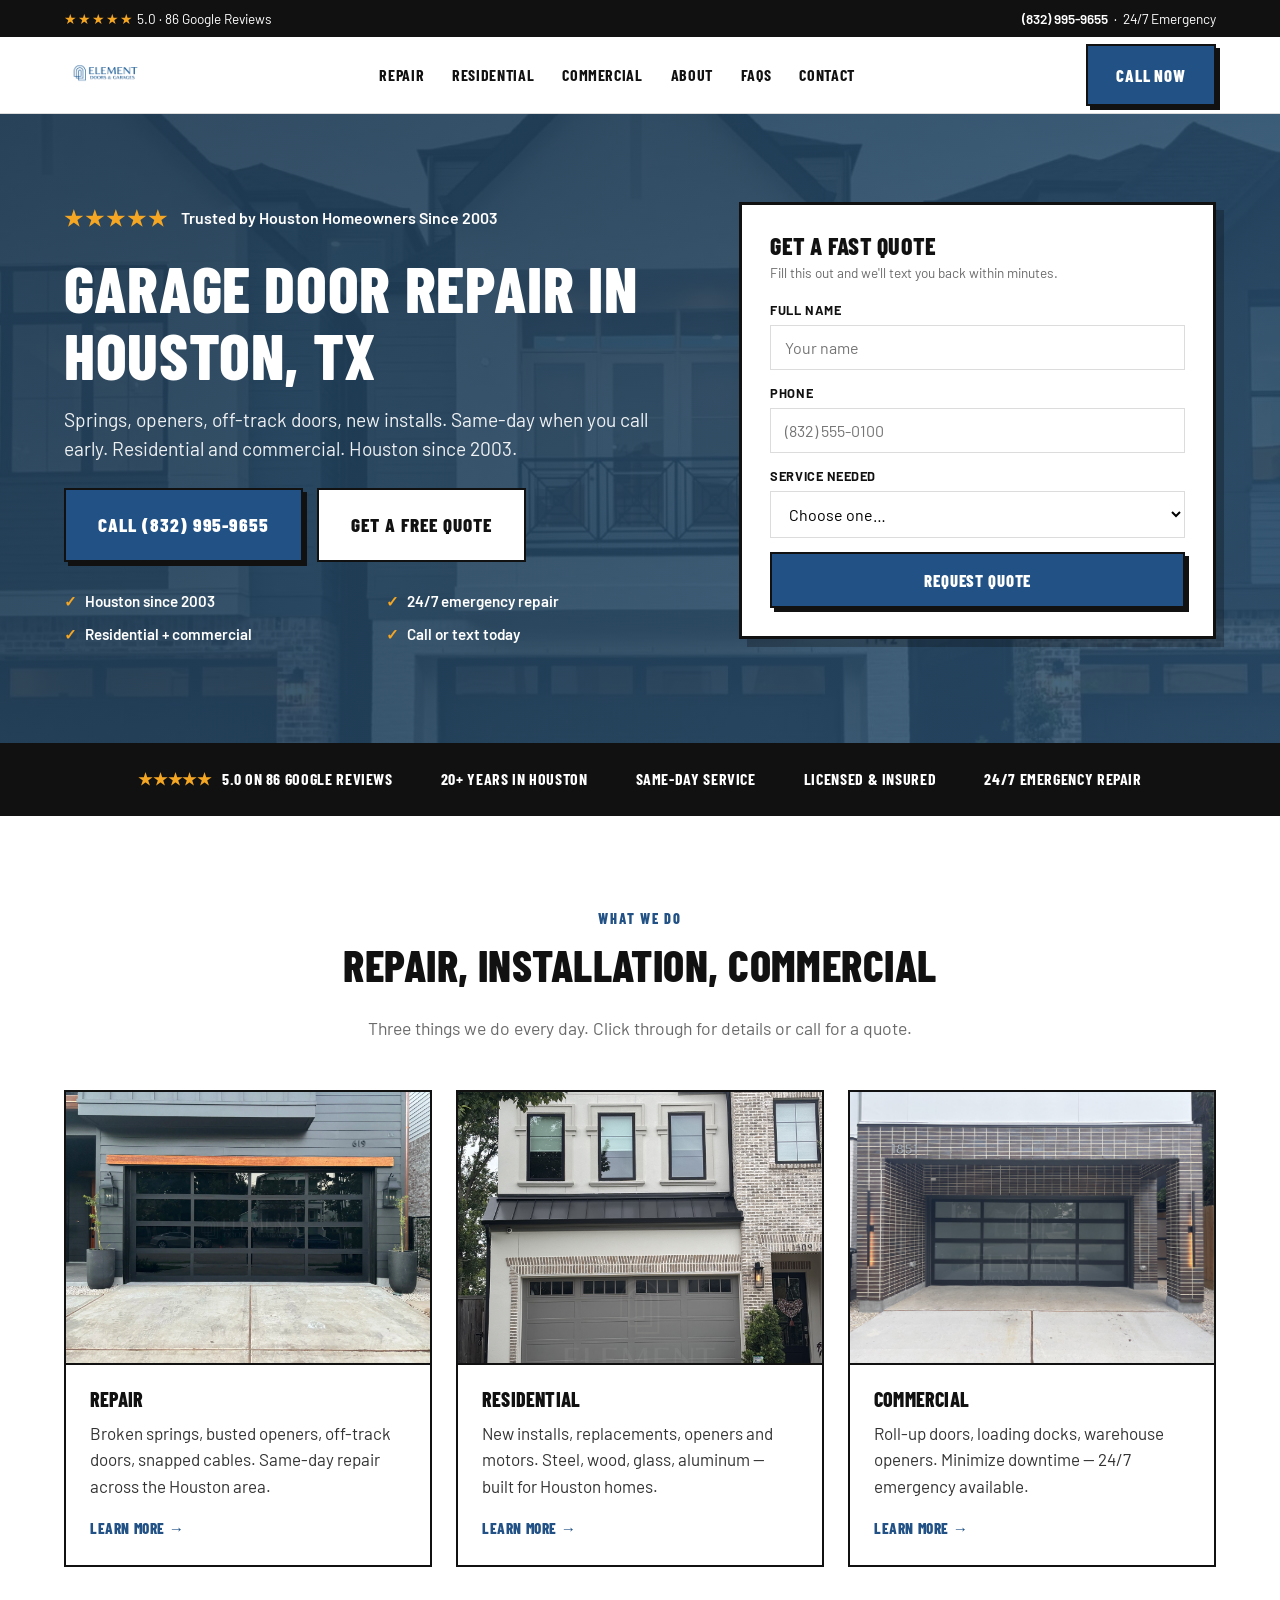
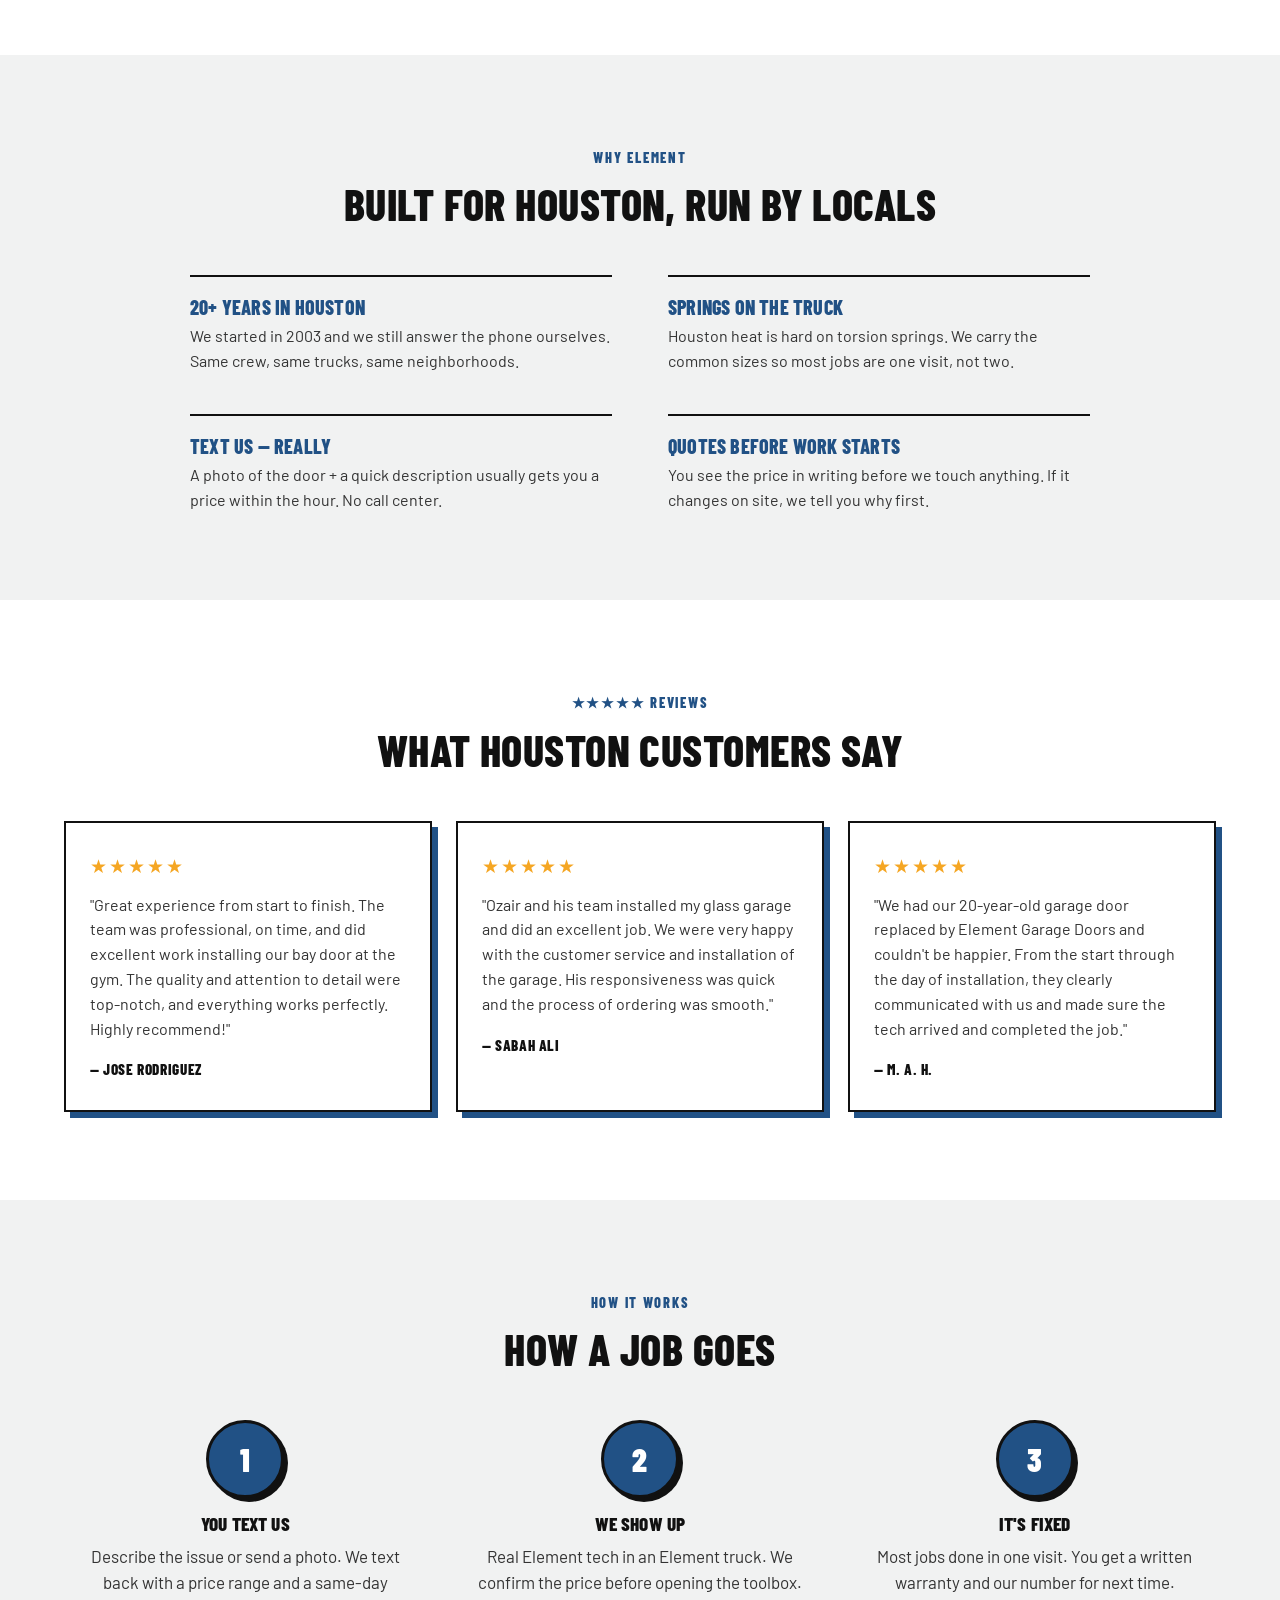
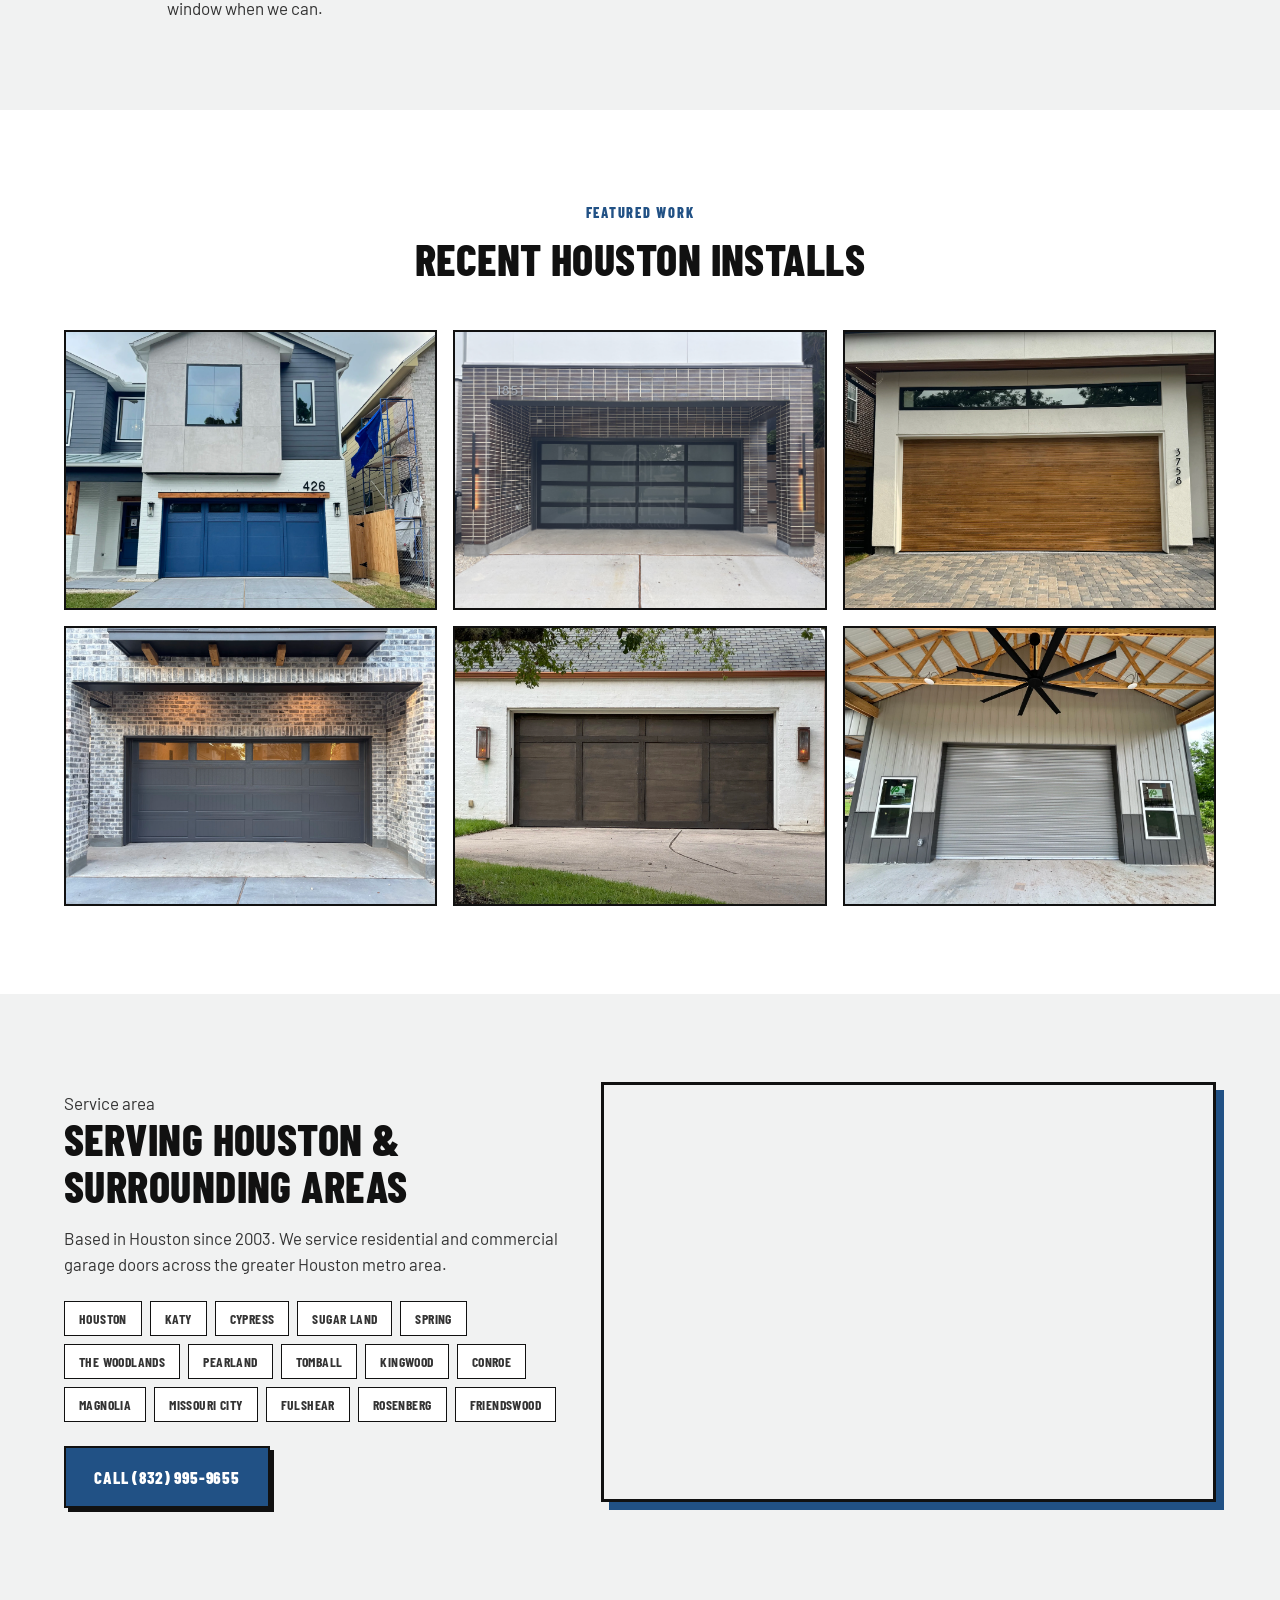
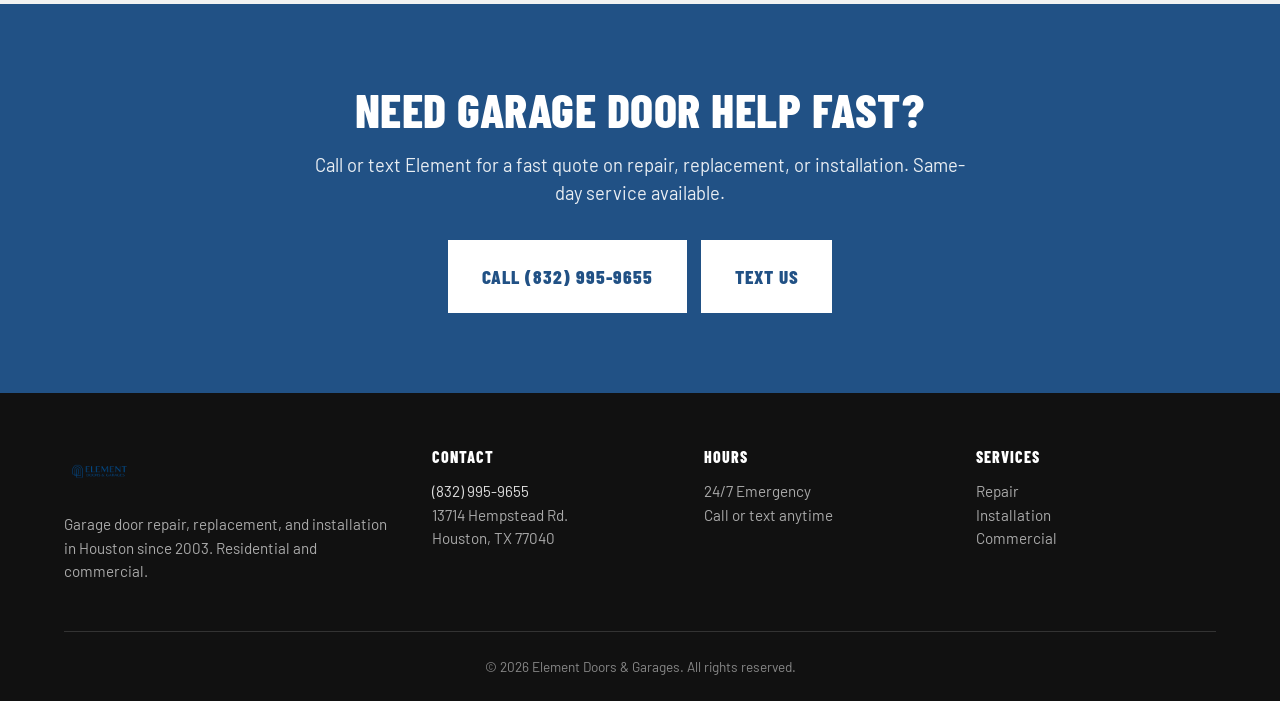
<file: index.html>
<!doctype html>
<html lang="en">
<head>
<meta charset="utf-8">
<meta name="viewport" content="width=device-width, initial-scale=1">
<title>Element Doors & Garages — Garage Door Repair & Installation in Houston</title>
<meta name="description" content="Garage door repair and installation in Houston. Same-day service available for repairs, replacements, and new doors. Serving Houston since 2003.">
<link rel="preconnect" href="https://fonts.googleapis.com">
<link rel="preconnect" href="https://fonts.gstatic.com" crossorigin>
<link href="https://fonts.googleapis.com/css2?family=Barlow:wght@400;500;600;700&family=Barlow+Condensed:wght@600;700;800;900&display=swap" rel="stylesheet">
<link rel="stylesheet" href="styles.css">
</head>
<body>

<!-- Top utility bar -->
<div class="utility-bar">
  <div class="container">
    <span><span class="stars">★★★★★</span> 5.0 · 86 Google Reviews</span>
    <span><a href="tel:+18329959655">(832) 995-9655</a> &nbsp;·&nbsp; 24/7 Emergency</span>
  </div>
</div>

<header class="site-header">
  <div class="container">
    <a href="/" aria-label="Element Doors & Garages home">
      <img src="assets/logo.png" alt="Element Doors & Garages">
    </a>
    <nav class="nav" aria-label="Primary">
      <a href="repairs.html">Repair</a>
      <a href="residential.html">Residential</a>
      <a href="commercial.html">Commercial</a>
      <a href="about.html">About</a>
      <a href="faqs.html">FAQs</a>
      <a href="#contact">Contact</a>
    </nav>
    <a href="tel:+18329959655" class="btn btn-primary header-cta">Call Now</a>
  </div>
</header>

<main>

  <!-- Hero -->
  <section class="hero">
    <div class="container hero-grid">
      <div>
        <div class="hero-stars">
          <span class="stars">★★★★★</span>
          <span>Trusted by Houston Homeowners Since 2003</span>
        </div>
        <h1>Garage Door Repair in Houston, TX</h1>
        <p class="lede">Springs, openers, off-track doors, new installs. Same-day when you call early. Residential and commercial. Houston since 2003.</p>
        <div class="hero-cta">
          <a href="tel:+18329959655" class="btn btn-primary btn-lg">Call (832) 995-9655</a>
          <a href="#quote" class="btn btn-light btn-lg">Get a Free Quote</a>
        </div>
        <div class="hero-trust">
          <span>Houston since 2003</span>
          <span>24/7 emergency repair</span>
          <span>Residential + commercial</span>
          <span>Call or text today</span>
        </div>
      </div>

      <form id="quote" class="quote-form" onsubmit="event.preventDefault(); alert('Thanks! We will call you back shortly.');">
        <h3>Get a Fast Quote</h3>
        <p class="small">Fill this out and we'll text you back within minutes.</p>
        <label for="name">Full name</label>
        <input id="name" type="text" required placeholder="Your name">
        <label for="phone">Phone</label>
        <input id="phone" type="tel" required placeholder="(832) 555-0100">
        <label for="service">Service needed</label>
        <select id="service" required>
          <option value="">Choose one…</option>
          <option>Spring repair</option>
          <option>Opener repair / replacement</option>
          <option>Off-track door</option>
          <option>New installation</option>
          <option>Commercial service</option>
          <option>Other</option>
        </select>
        <button type="submit" class="btn btn-primary btn-block">Request Quote</button>
      </form>
    </div>
  </section>

  <!-- Trust strip -->
  <div class="trust-strip">
    <div class="container trust-strip-inner">
      <span><span class="gold">★★★★★</span> &nbsp; 5.0 on 86 Google Reviews</span>
      <span>20+ Years in Houston</span>
      <span>Same-Day Service</span>
      <span>Licensed &amp; Insured</span>
      <span>24/7 Emergency Repair</span>
    </div>
  </div>

  <!-- Services -->
  <section id="services">
    <div class="container">
      <div class="section-head">
        <span class="eyebrow">What we do</span>
        <h2>Repair, Installation, Commercial</h2>
        <p>Three things we do every day. Click through for details or call for a quote.</p>
      </div>
      <div class="service-grid">
        <a class="service-card" href="repairs.html">
          <div class="img" style="background-image:url('assets/photos/residential.jpg')" role="img" aria-label="Modern aluminum and glass garage door"></div>
          <div class="body">
            <h3>Repair</h3>
            <p>Broken springs, busted openers, off-track doors, snapped cables. Same-day repair across the Houston area.</p>
            <span class="more">Learn more</span>
          </div>
        </a>
        <a class="service-card" href="residential.html">
          <div class="img" style="background-image:url('assets/photos/new-door.png')" role="img" aria-label="New residential garage door installation"></div>
          <div class="body">
            <h3>Residential</h3>
            <p>New installs, replacements, openers and motors. Steel, wood, glass, aluminum — built for Houston homes.</p>
            <span class="more">Learn more</span>
          </div>
        </a>
        <a class="service-card" href="commercial.html">
          <div class="img" style="background-image:url('assets/photos/aluminum.png')" role="img" aria-label="Premium aluminum and glass garage door"></div>
          <div class="body">
            <h3>Commercial</h3>
            <p>Roll-up doors, loading docks, warehouse openers. Minimize downtime — 24/7 emergency available.</p>
            <span class="more">Learn more</span>
          </div>
        </a>
      </div>
    </div>
  </section>

  <!-- Why -->
  <section id="why" class="section-alt">
    <div class="container">
      <div class="section-head">
        <span class="eyebrow">Why Element</span>
        <h2>Built for Houston, Run by Locals</h2>
      </div>
      <div class="why-grid">
        <div class="why-item">
          <h3>20+ years in Houston</h3>
          <p>We started in 2003 and we still answer the phone ourselves. Same crew, same trucks, same neighborhoods.</p>
        </div>
        <div class="why-item">
          <h3>Springs on the truck</h3>
          <p>Houston heat is hard on torsion springs. We carry the common sizes so most jobs are one visit, not two.</p>
        </div>
        <div class="why-item">
          <h3>Text us — really</h3>
          <p>A photo of the door + a quick description usually gets you a price within the hour. No call center.</p>
        </div>
        <div class="why-item">
          <h3>Quotes before work starts</h3>
          <p>You see the price in writing before we touch anything. If it changes on site, we tell you why first.</p>
        </div>
      </div>
    </div>
  </section>

  <!-- Reviews -->
  <section id="reviews">
    <div class="container">
      <div class="section-head">
        <span class="eyebrow">★★★★★ Reviews</span>
        <h2>What Houston Customers Say</h2>
      </div>
      <div class="reviews-grid">
        <blockquote class="review">
          <div class="stars">★★★★★</div>
          <p>"Great experience from start to finish. The team was professional, on time, and did excellent work installing our bay door at the gym. The quality and attention to detail were top-notch, and everything works perfectly. Highly recommend!"</p>
          <cite>— Jose Rodriguez</cite>
        </blockquote>
        <blockquote class="review">
          <div class="stars">★★★★★</div>
          <p>"Ozair and his team installed my glass garage and did an excellent job. We were very happy with the customer service and installation of the garage. His responsiveness was quick and the process of ordering was smooth."</p>
          <cite>— Sabah Ali</cite>
        </blockquote>
        <blockquote class="review">
          <div class="stars">★★★★★</div>
          <p>"We had our 20-year-old garage door replaced by Element Garage Doors and couldn't be happier. From the start through the day of installation, they clearly communicated with us and made sure the tech arrived and completed the job."</p>
          <cite>— M. A. H.</cite>
        </blockquote>
      </div>
    </div>
  </section>

  <!-- Process -->
  <section class="section-alt">
    <div class="container">
      <div class="section-head">
        <span class="eyebrow">How it works</span>
        <h2>How a Job Goes</h2>
      </div>
      <div class="steps">
        <div class="step">
          <h3>You text us</h3>
          <p>Describe the issue or send a photo. We text back with a price range and a same-day window when we can.</p>
        </div>
        <div class="step">
          <h3>We show up</h3>
          <p>Real Element tech in an Element truck. We confirm the price before opening the toolbox.</p>
        </div>
        <div class="step">
          <h3>It's fixed</h3>
          <p>Most jobs done in one visit. You get a written warranty and our number for next time.</p>
        </div>
      </div>
    </div>
  </section>

  <!-- Featured work -->
  <section>
    <div class="container">
      <div class="section-head">
        <span class="eyebrow">Featured work</span>
        <h2>Recent Houston Installs</h2>
      </div>
      <div class="work-grid">
        <div class="work-tile" style="background-image:url('assets/photos/g4.jpg')" role="img" aria-label="Modern home with blue carriage doors"></div>
        <div class="work-tile" style="background-image:url('assets/photos/aluminum.png')" role="img" aria-label="Premium aluminum and glass door"></div>
        <div class="work-tile" style="background-image:url('assets/photos/g7.jpg')" role="img" aria-label="Wood-style modern garage door"></div>
        <div class="work-tile" style="background-image:url('assets/photos/g1.jpg')" role="img" aria-label="Black carriage garage door on brick"></div>
        <div class="work-tile" style="background-image:url('assets/photos/g6.jpg')" role="img" aria-label="Custom wood overlay door"></div>
        <div class="work-tile" style="background-image:url('assets/photos/g3.jpg')" role="img" aria-label="Commercial roll-up door install"></div>
      </div>
    </div>
  </section>

  <!-- Service areas with map -->
  <section id="areas" class="section-alt">
    <div class="container">
      <div class="map-grid">
        <div class="map-text">
          <span class="eyebrow">Service area</span>
          <h2>Serving Houston &amp; Surrounding Areas</h2>
          <p>Based in Houston since 2003. We service residential and commercial garage doors across the greater Houston metro area.</p>
          <ul class="areas-inline">
            <li>Houston</li>
            <li>Katy</li>
            <li>Cypress</li>
            <li>Sugar Land</li>
            <li>Spring</li>
            <li>The Woodlands</li>
            <li>Pearland</li>
            <li>Tomball</li>
            <li>Kingwood</li>
            <li>Conroe</li>
            <li>Magnolia</li>
            <li>Missouri City</li>
            <li>Fulshear</li>
            <li>Rosenberg</li>
            <li>Friendswood</li>
          </ul>
          <a href="tel:+18329959655" class="btn btn-primary">Call (832) 995-9655</a>
        </div>
        <iframe
          class="map-iframe"
          src="https://www.google.com/maps?q=13714+Hempstead+Rd,+Houston,+TX+77040&output=embed"
          loading="lazy"
          referrerpolicy="no-referrer-when-downgrade"
          title="Element Doors & Garages location map"></iframe>
      </div>
    </div>
  </section>

  <!-- Final CTA -->
  <section id="contact" class="cta-band section-blue">
    <div class="container">
      <h2>Need Garage Door Help Fast?</h2>
      <p>Call or text Element for a fast quote on repair, replacement, or installation. Same-day service available.</p>
      <div class="cta-buttons">
        <a href="tel:+18329959655" class="btn btn-on-blue btn-lg">Call (832) 995-9655</a>
        <a href="sms:+18329959655" class="btn btn-on-blue btn-lg">Text Us</a>
      </div>
    </div>
  </section>

</main>

<footer class="site-footer">
  <div class="container">
    <div class="footer-grid">
      <div>
        <img src="assets/logo.png" alt="Element Doors & Garages">
        <p>Garage door repair, replacement, and installation in Houston since 2003. Residential and commercial.</p>
      </div>
      <div>
        <h4>Contact</h4>
        <p>
          <a href="tel:+18329959655">(832) 995-9655</a><br>
          13714 Hempstead Rd.<br>
          Houston, TX 77040
        </p>
      </div>
      <div>
        <h4>Hours</h4>
        <p>24/7 Emergency<br>Call or text anytime</p>
      </div>
      <div>
        <h4>Services</h4>
        <p>
          Repair<br>
          Installation<br>
          Commercial
        </p>
      </div>
    </div>
    <div class="footer-bottom">
      © <span id="yr">2026</span> Element Doors &amp; Garages. All rights reserved.
    </div>
  </div>
</footer>

<!-- Sticky mobile bottom bar -->
<div class="mobile-bar">
  <a href="tel:+18329959655">Call Now</a>
  <a href="sms:+18329959655">Text Us</a>
</div>

<script>document.getElementById('yr').textContent = new Date().getFullYear();</script>

</body>
</html>
</file>
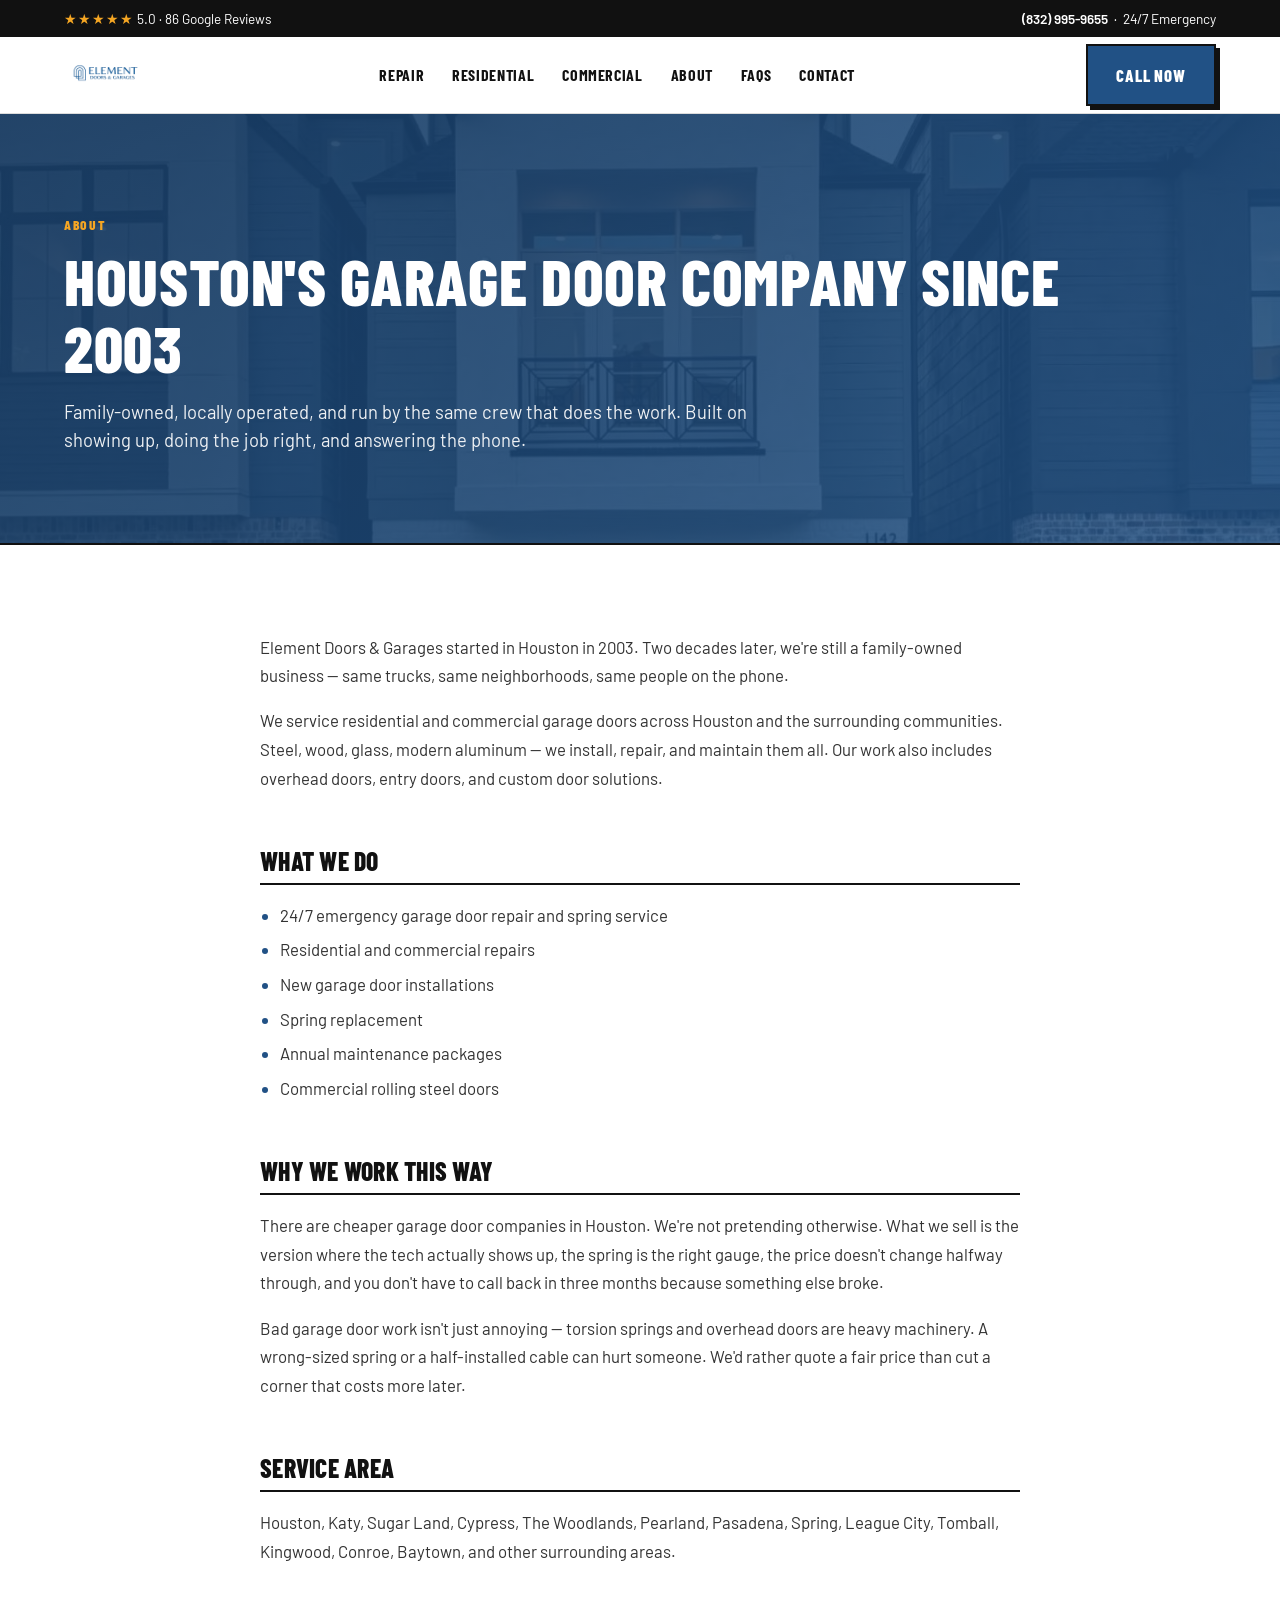
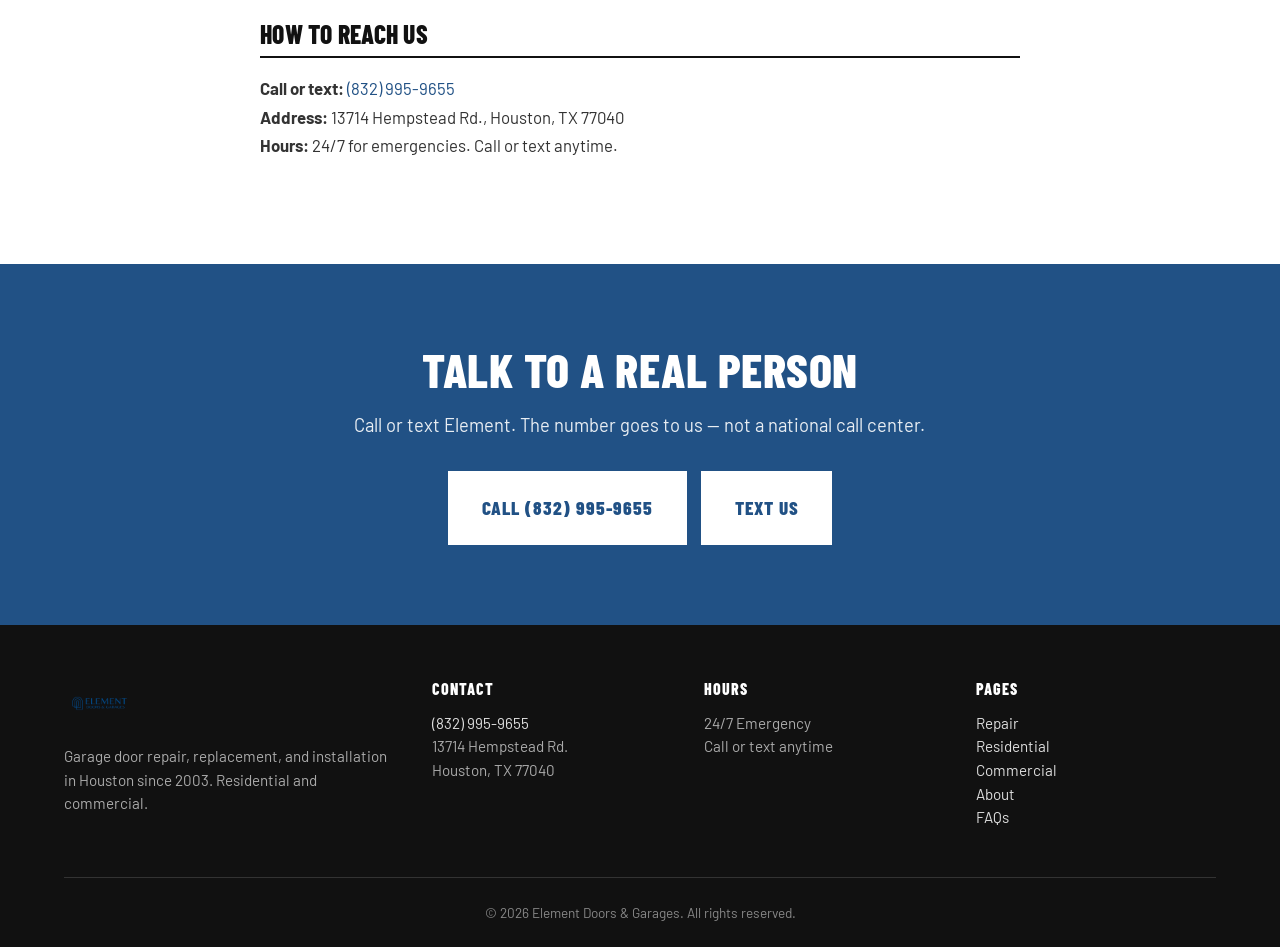
<file: about.html>
<!doctype html>
<html lang="en">
<head>
<meta charset="utf-8">
<meta name="viewport" content="width=device-width, initial-scale=1">
<title>About Element Doors & Garages | Houston Since 2003</title>
<meta name="description" content="Family-owned and operated garage door company serving Houston since 2003. Residential and commercial. Real local team, same crew, same trucks.">
<link rel="preconnect" href="https://fonts.googleapis.com">
<link rel="preconnect" href="https://fonts.gstatic.com" crossorigin>
<link href="https://fonts.googleapis.com/css2?family=Barlow:wght@400;500;600;700&family=Barlow+Condensed:wght@600;700;800;900&display=swap" rel="stylesheet">
<link rel="stylesheet" href="styles.css">
</head>
<body>

<div class="utility-bar">
  <div class="container">
    <span><span class="stars">★★★★★</span> 5.0 · 86 Google Reviews</span>
    <span><a href="tel:+18329959655">(832) 995-9655</a> &nbsp;·&nbsp; 24/7 Emergency</span>
  </div>
</div>

<header class="site-header">
  <div class="container">
    <a href="index.html" aria-label="Element Doors & Garages home">
      <img src="assets/logo.png" alt="Element Doors & Garages">
    </a>
    <nav class="nav" aria-label="Primary">
      <a href="repairs.html">Repair</a>
      <a href="residential.html">Residential</a>
      <a href="commercial.html">Commercial</a>
      <a href="about.html">About</a>
      <a href="faqs.html">FAQs</a>
      <a href="index.html#contact">Contact</a>
    </nav>
    <a href="tel:+18329959655" class="btn btn-primary header-cta">Call Now</a>
  </div>
</header>

<main>

  <section class="page-hero">
    <div class="container">
      <span class="eyebrow">About</span>
      <h1>Houston's Garage Door Company Since 2003</h1>
      <p>Family-owned, locally operated, and run by the same crew that does the work. Built on showing up, doing the job right, and answering the phone.</p>
    </div>
  </section>

  <section>
    <div class="container">
      <div class="prose">
        <p>Element Doors &amp; Garages started in Houston in 2003. Two decades later, we're still a family-owned business — same trucks, same neighborhoods, same people on the phone.</p>

        <p>We service residential and commercial garage doors across Houston and the surrounding communities. Steel, wood, glass, modern aluminum — we install, repair, and maintain them all. Our work also includes overhead doors, entry doors, and custom door solutions.</p>

        <h2>What we do</h2>
        <ul>
          <li>24/7 emergency garage door repair and spring service</li>
          <li>Residential and commercial repairs</li>
          <li>New garage door installations</li>
          <li>Spring replacement</li>
          <li>Annual maintenance packages</li>
          <li>Commercial rolling steel doors</li>
        </ul>

        <h2>Why we work this way</h2>
        <p>There are cheaper garage door companies in Houston. We're not pretending otherwise. What we sell is the version where the tech actually shows up, the spring is the right gauge, the price doesn't change halfway through, and you don't have to call back in three months because something else broke.</p>

        <p>Bad garage door work isn't just annoying — torsion springs and overhead doors are heavy machinery. A wrong-sized spring or a half-installed cable can hurt someone. We'd rather quote a fair price than cut a corner that costs more later.</p>

        <h2>Service area</h2>
        <p>Houston, Katy, Sugar Land, Cypress, The Woodlands, Pearland, Pasadena, Spring, League City, Tomball, Kingwood, Conroe, Baytown, and other surrounding areas.</p>

        <h2>How to reach us</h2>
        <p>
          <strong>Call or text:</strong> <a href="tel:+18329959655">(832) 995-9655</a><br>
          <strong>Address:</strong> 13714 Hempstead Rd., Houston, TX 77040<br>
          <strong>Hours:</strong> 24/7 for emergencies. Call or text anytime.
        </p>
      </div>
    </div>
  </section>

  <section id="contact" class="cta-band section-blue">
    <div class="container">
      <h2>Talk to a Real Person</h2>
      <p>Call or text Element. The number goes to us — not a national call center.</p>
      <div class="cta-buttons">
        <a href="tel:+18329959655" class="btn btn-on-blue btn-lg">Call (832) 995-9655</a>
        <a href="sms:+18329959655" class="btn btn-on-blue btn-lg">Text Us</a>
      </div>
    </div>
  </section>

</main>

<footer class="site-footer">
  <div class="container">
    <div class="footer-grid">
      <div>
        <img src="assets/logo.png" alt="Element Doors & Garages">
        <p>Garage door repair, replacement, and installation in Houston since 2003. Residential and commercial.</p>
      </div>
      <div>
        <h4>Contact</h4>
        <p>
          <a href="tel:+18329959655">(832) 995-9655</a><br>
          13714 Hempstead Rd.<br>
          Houston, TX 77040
        </p>
      </div>
      <div>
        <h4>Hours</h4>
        <p>24/7 Emergency<br>Call or text anytime</p>
      </div>
      <div>
        <h4>Pages</h4>
        <p>
          <a href="repairs.html">Repair</a><br>
          <a href="residential.html">Residential</a><br>
          <a href="commercial.html">Commercial</a><br>
          <a href="about.html">About</a><br>
          <a href="faqs.html">FAQs</a>
        </p>
      </div>
    </div>
    <div class="footer-bottom">© <span id="yr">2026</span> Element Doors &amp; Garages. All rights reserved.</div>
  </div>
</footer>

<div class="mobile-bar">
  <a href="tel:+18329959655">Call Now</a>
  <a href="sms:+18329959655">Text Us</a>
</div>

<script>document.getElementById('yr').textContent = new Date().getFullYear();</script>
</body>
</html>
</file>
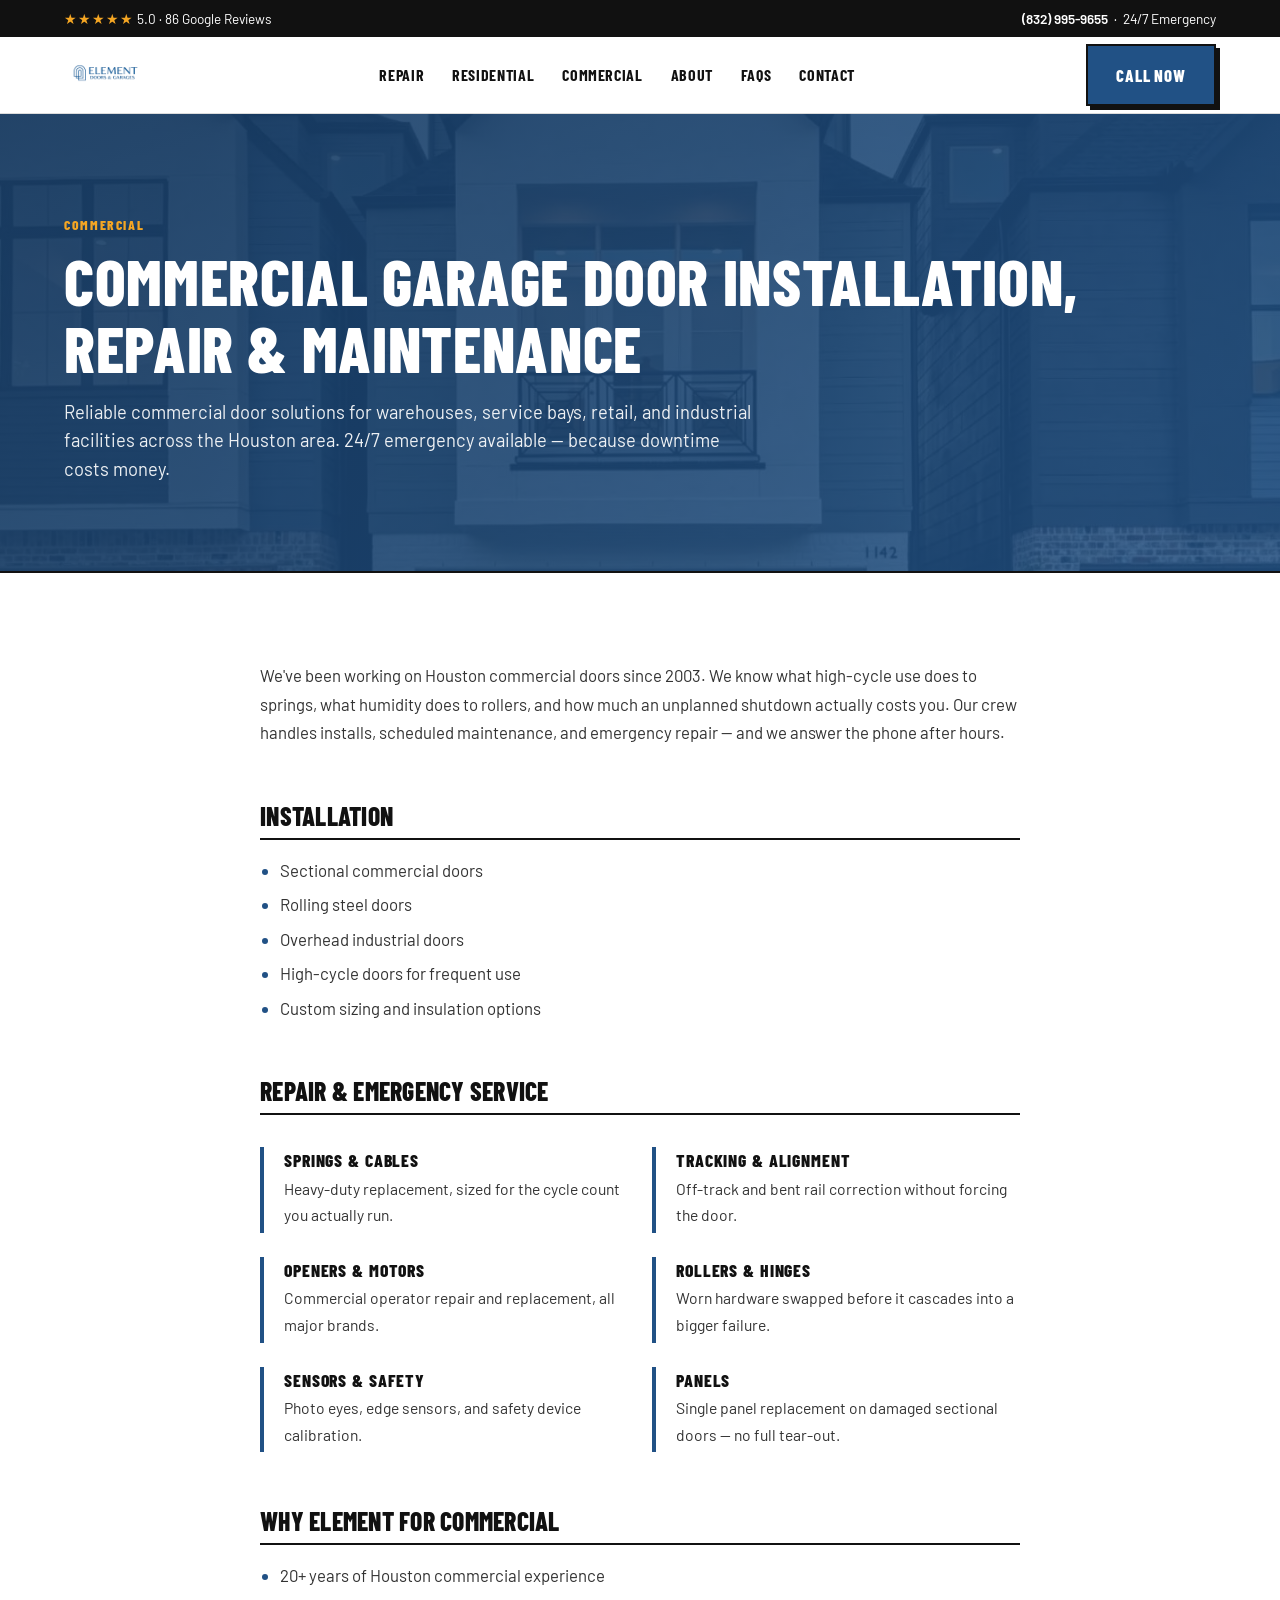
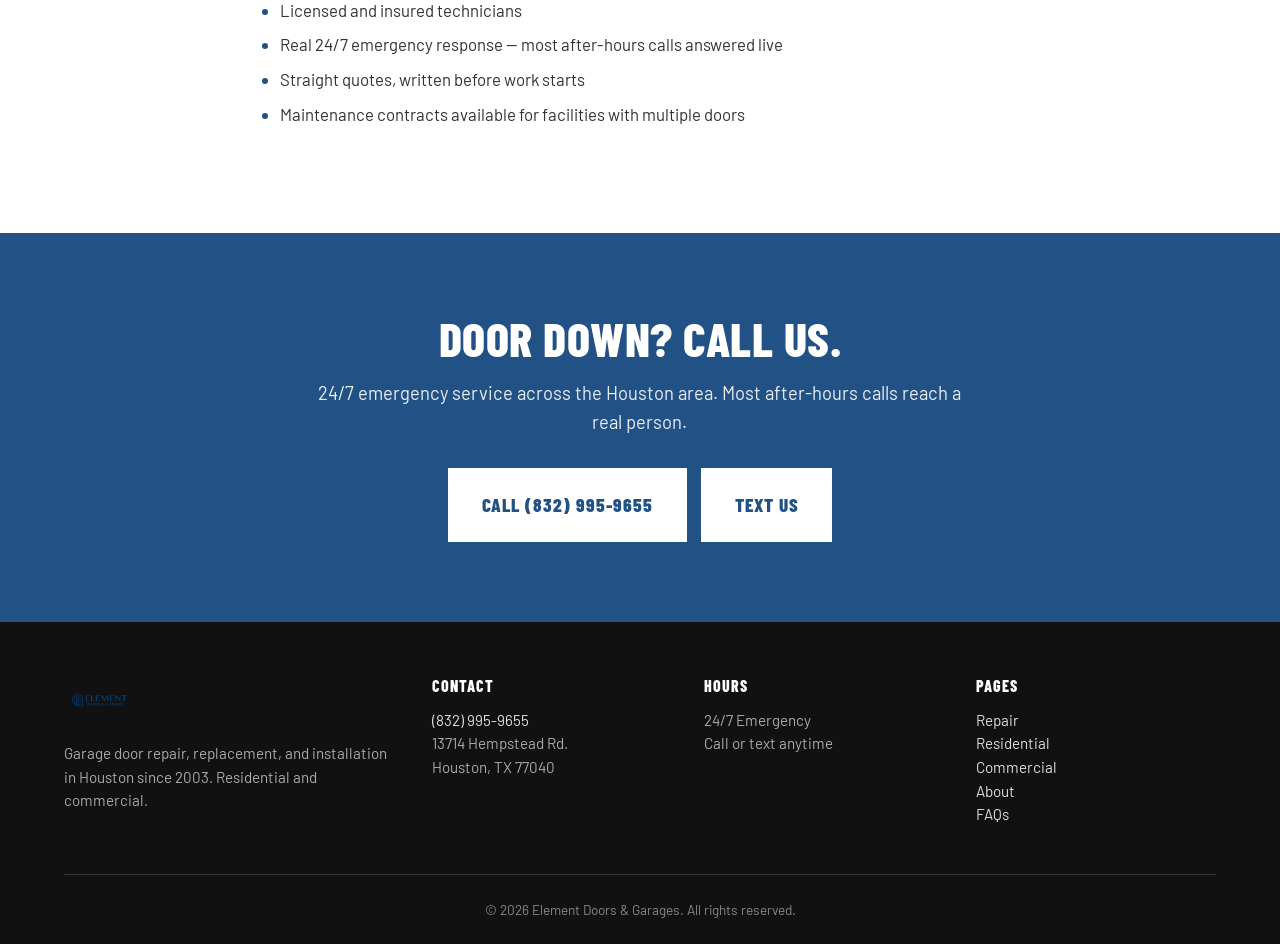
<file: commercial.html>
<!doctype html>
<html lang="en">
<head>
<meta charset="utf-8">
<meta name="viewport" content="width=device-width, initial-scale=1">
<title>Commercial Garage Doors in Houston | Element Doors & Garages</title>
<meta name="description" content="Commercial garage door installation, repair, and maintenance in Houston. Sectional, rolling steel, high-cycle. 24/7 emergency. Serving warehouses, retail, and industrial.">
<link rel="preconnect" href="https://fonts.googleapis.com">
<link rel="preconnect" href="https://fonts.gstatic.com" crossorigin>
<link href="https://fonts.googleapis.com/css2?family=Barlow:wght@400;500;600;700&family=Barlow+Condensed:wght@600;700;800;900&display=swap" rel="stylesheet">
<link rel="stylesheet" href="styles.css">
</head>
<body>

<div class="utility-bar">
  <div class="container">
    <span><span class="stars">★★★★★</span> 5.0 · 86 Google Reviews</span>
    <span><a href="tel:+18329959655">(832) 995-9655</a> &nbsp;·&nbsp; 24/7 Emergency</span>
  </div>
</div>

<header class="site-header">
  <div class="container">
    <a href="index.html" aria-label="Element Doors & Garages home">
      <img src="assets/logo.png" alt="Element Doors & Garages">
    </a>
    <nav class="nav" aria-label="Primary">
      <a href="repairs.html">Repair</a>
      <a href="residential.html">Residential</a>
      <a href="commercial.html">Commercial</a>
      <a href="about.html">About</a>
      <a href="faqs.html">FAQs</a>
      <a href="index.html#contact">Contact</a>
    </nav>
    <a href="tel:+18329959655" class="btn btn-primary header-cta">Call Now</a>
  </div>
</header>

<main>

  <section class="page-hero">
    <div class="container">
      <span class="eyebrow">Commercial</span>
      <h1>Commercial Garage Door Installation, Repair &amp; Maintenance</h1>
      <p>Reliable commercial door solutions for warehouses, service bays, retail, and industrial facilities across the Houston area. 24/7 emergency available — because downtime costs money.</p>
    </div>
  </section>

  <section>
    <div class="container">
      <div class="prose">
        <p>We've been working on Houston commercial doors since 2003. We know what high-cycle use does to springs, what humidity does to rollers, and how much an unplanned shutdown actually costs you. Our crew handles installs, scheduled maintenance, and emergency repair — and we answer the phone after hours.</p>

        <h2>Installation</h2>
        <ul>
          <li>Sectional commercial doors</li>
          <li>Rolling steel doors</li>
          <li>Overhead industrial doors</li>
          <li>High-cycle doors for frequent use</li>
          <li>Custom sizing and insulation options</li>
        </ul>

        <h2>Repair &amp; Emergency Service</h2>
        <div class="feature-grid">
          <div class="feature">
            <h4>Springs &amp; cables</h4>
            <p>Heavy-duty replacement, sized for the cycle count you actually run.</p>
          </div>
          <div class="feature">
            <h4>Tracking &amp; alignment</h4>
            <p>Off-track and bent rail correction without forcing the door.</p>
          </div>
          <div class="feature">
            <h4>Openers &amp; motors</h4>
            <p>Commercial operator repair and replacement, all major brands.</p>
          </div>
          <div class="feature">
            <h4>Rollers &amp; hinges</h4>
            <p>Worn hardware swapped before it cascades into a bigger failure.</p>
          </div>
          <div class="feature">
            <h4>Sensors &amp; safety</h4>
            <p>Photo eyes, edge sensors, and safety device calibration.</p>
          </div>
          <div class="feature">
            <h4>Panels</h4>
            <p>Single panel replacement on damaged sectional doors — no full tear-out.</p>
          </div>
        </div>

        <h2>Why Element for Commercial</h2>
        <ul>
          <li>20+ years of Houston commercial experience</li>
          <li>Licensed and insured technicians</li>
          <li>Real 24/7 emergency response — most after-hours calls answered live</li>
          <li>Straight quotes, written before work starts</li>
          <li>Maintenance contracts available for facilities with multiple doors</li>
        </ul>
      </div>
    </div>
  </section>

  <section id="contact" class="cta-band section-blue">
    <div class="container">
      <h2>Door Down? Call Us.</h2>
      <p>24/7 emergency service across the Houston area. Most after-hours calls reach a real person.</p>
      <div class="cta-buttons">
        <a href="tel:+18329959655" class="btn btn-on-blue btn-lg">Call (832) 995-9655</a>
        <a href="sms:+18329959655" class="btn btn-on-blue btn-lg">Text Us</a>
      </div>
    </div>
  </section>

</main>

<footer class="site-footer">
  <div class="container">
    <div class="footer-grid">
      <div>
        <img src="assets/logo.png" alt="Element Doors & Garages">
        <p>Garage door repair, replacement, and installation in Houston since 2003. Residential and commercial.</p>
      </div>
      <div>
        <h4>Contact</h4>
        <p>
          <a href="tel:+18329959655">(832) 995-9655</a><br>
          13714 Hempstead Rd.<br>
          Houston, TX 77040
        </p>
      </div>
      <div>
        <h4>Hours</h4>
        <p>24/7 Emergency<br>Call or text anytime</p>
      </div>
      <div>
        <h4>Pages</h4>
        <p>
          <a href="repairs.html">Repair</a><br>
          <a href="residential.html">Residential</a><br>
          <a href="commercial.html">Commercial</a><br>
          <a href="about.html">About</a><br>
          <a href="faqs.html">FAQs</a>
        </p>
      </div>
    </div>
    <div class="footer-bottom">© <span id="yr">2026</span> Element Doors &amp; Garages. All rights reserved.</div>
  </div>
</footer>

<div class="mobile-bar">
  <a href="tel:+18329959655">Call Now</a>
  <a href="sms:+18329959655">Text Us</a>
</div>

<script>document.getElementById('yr').textContent = new Date().getFullYear();</script>
</body>
</html>
</file>
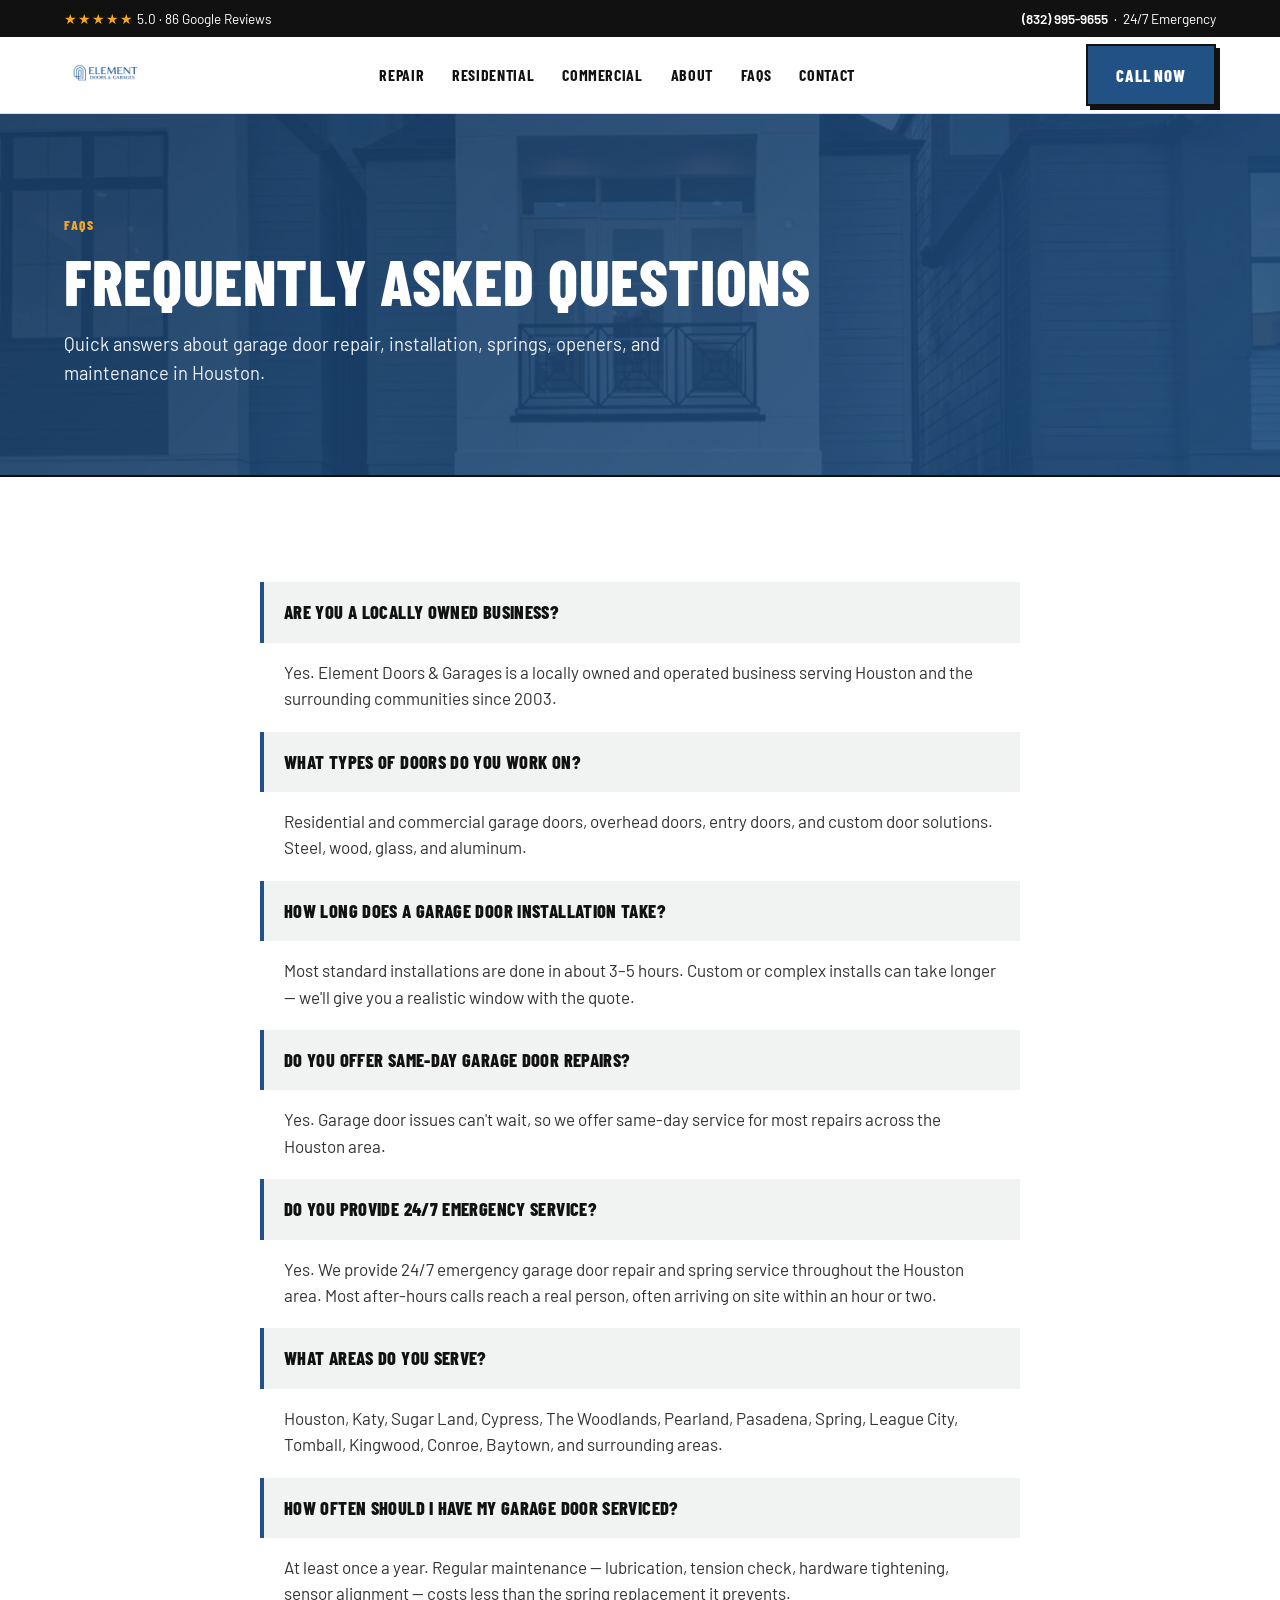
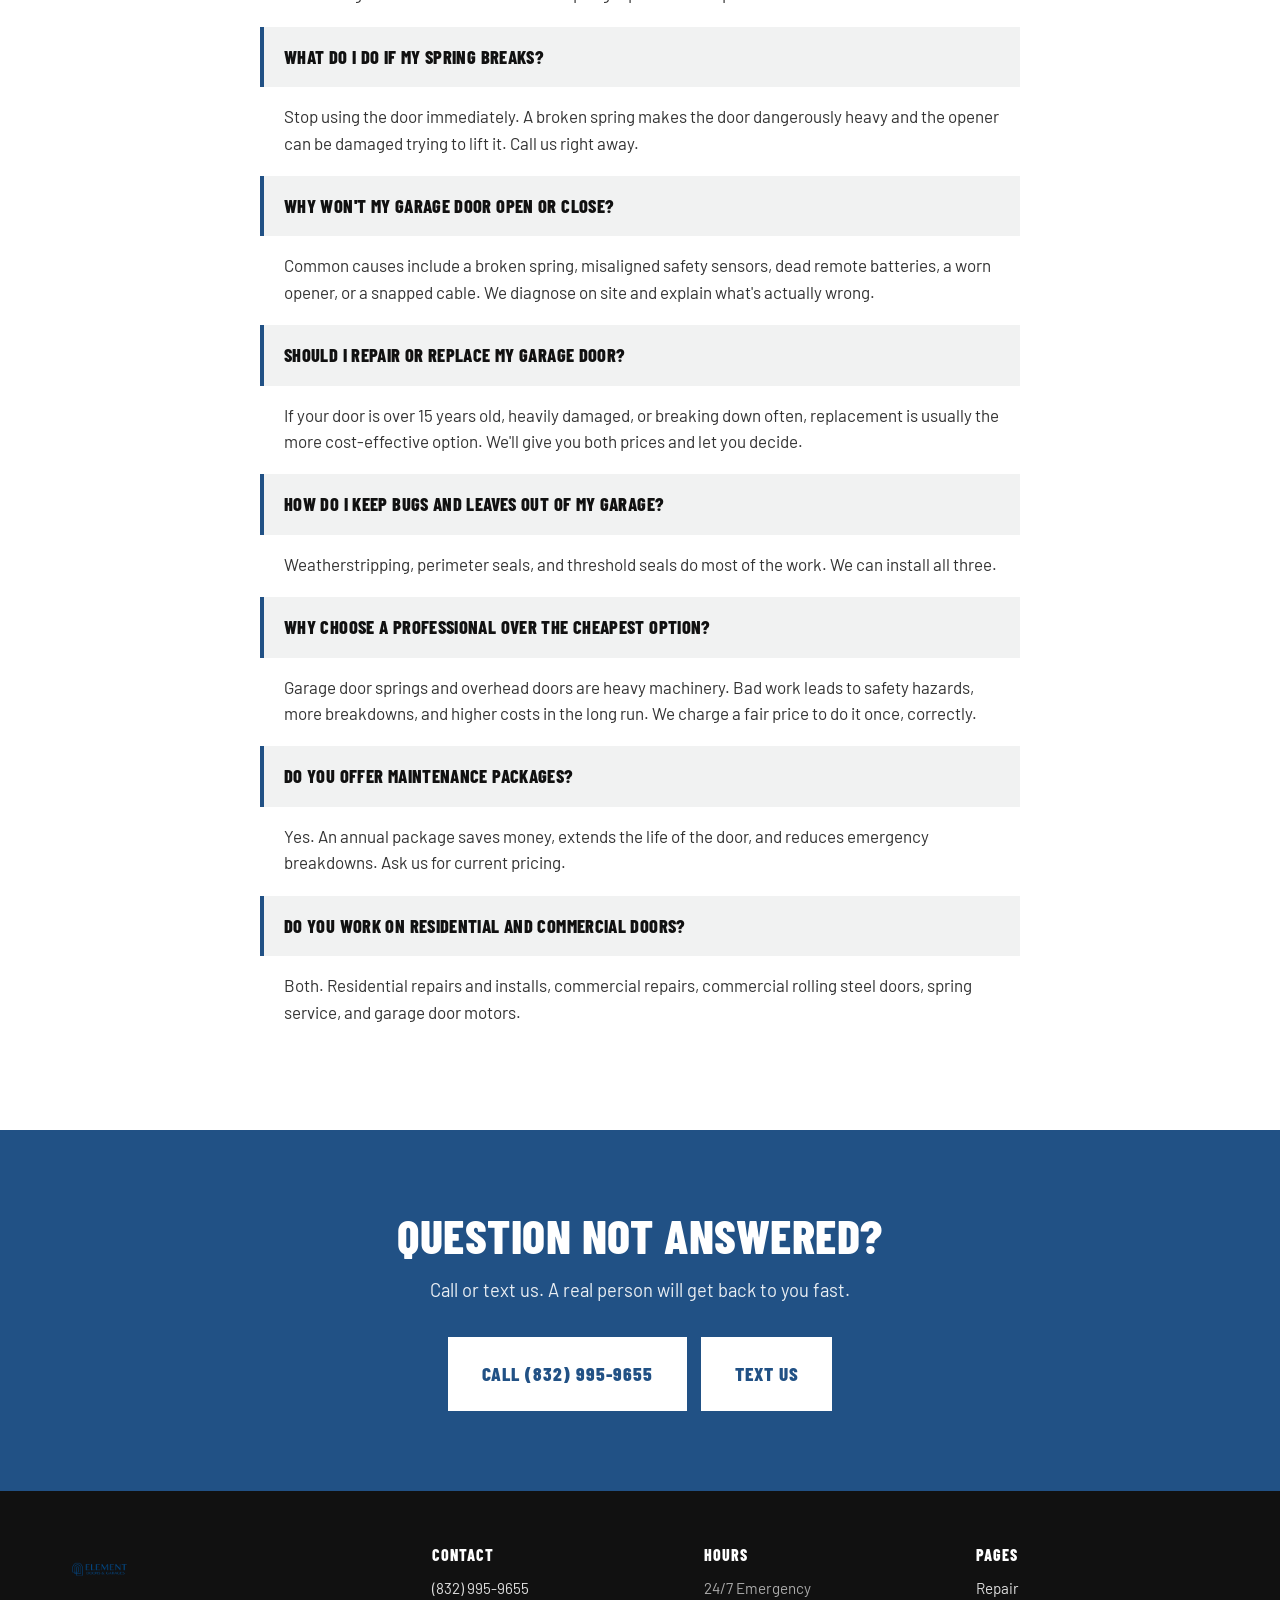
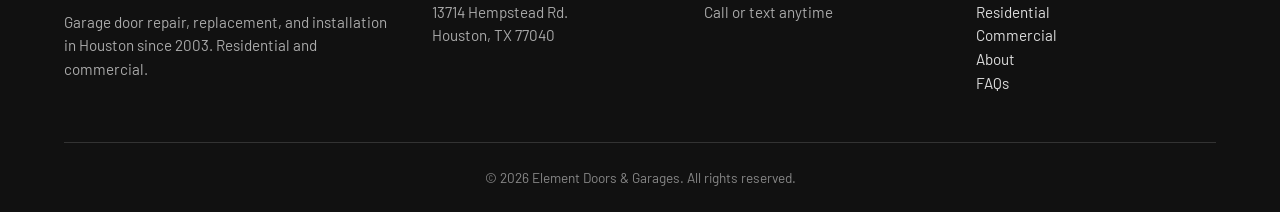
<file: faqs.html>
<!doctype html>
<html lang="en">
<head>
<meta charset="utf-8">
<meta name="viewport" content="width=device-width, initial-scale=1">
<title>Garage Door FAQs | Element Doors & Garages Houston</title>
<meta name="description" content="Common questions about garage door repair, installation, springs, openers, and maintenance in Houston. Answers from Element Doors & Garages.">
<link rel="preconnect" href="https://fonts.googleapis.com">
<link rel="preconnect" href="https://fonts.gstatic.com" crossorigin>
<link href="https://fonts.googleapis.com/css2?family=Barlow:wght@400;500;600;700&family=Barlow+Condensed:wght@600;700;800;900&display=swap" rel="stylesheet">
<link rel="stylesheet" href="styles.css">
</head>
<body>

<div class="utility-bar">
  <div class="container">
    <span><span class="stars">★★★★★</span> 5.0 · 86 Google Reviews</span>
    <span><a href="tel:+18329959655">(832) 995-9655</a> &nbsp;·&nbsp; 24/7 Emergency</span>
  </div>
</div>

<header class="site-header">
  <div class="container">
    <a href="index.html" aria-label="Element Doors & Garages home">
      <img src="assets/logo.png" alt="Element Doors & Garages">
    </a>
    <nav class="nav" aria-label="Primary">
      <a href="repairs.html">Repair</a>
      <a href="residential.html">Residential</a>
      <a href="commercial.html">Commercial</a>
      <a href="about.html">About</a>
      <a href="faqs.html">FAQs</a>
      <a href="index.html#contact">Contact</a>
    </nav>
    <a href="tel:+18329959655" class="btn btn-primary header-cta">Call Now</a>
  </div>
</header>

<main>

  <section class="page-hero">
    <div class="container">
      <span class="eyebrow">FAQs</span>
      <h1>Frequently Asked Questions</h1>
      <p>Quick answers about garage door repair, installation, springs, openers, and maintenance in Houston.</p>
    </div>
  </section>

  <section>
    <div class="container">
      <div class="prose">
        <dl class="faq">
          <dt>Are you a locally owned business?</dt>
          <dd>Yes. Element Doors &amp; Garages is a locally owned and operated business serving Houston and the surrounding communities since 2003.</dd>

          <dt>What types of doors do you work on?</dt>
          <dd>Residential and commercial garage doors, overhead doors, entry doors, and custom door solutions. Steel, wood, glass, and aluminum.</dd>

          <dt>How long does a garage door installation take?</dt>
          <dd>Most standard installations are done in about 3–5 hours. Custom or complex installs can take longer — we'll give you a realistic window with the quote.</dd>

          <dt>Do you offer same-day garage door repairs?</dt>
          <dd>Yes. Garage door issues can't wait, so we offer same-day service for most repairs across the Houston area.</dd>

          <dt>Do you provide 24/7 emergency service?</dt>
          <dd>Yes. We provide 24/7 emergency garage door repair and spring service throughout the Houston area. Most after-hours calls reach a real person, often arriving on site within an hour or two.</dd>

          <dt>What areas do you serve?</dt>
          <dd>Houston, Katy, Sugar Land, Cypress, The Woodlands, Pearland, Pasadena, Spring, League City, Tomball, Kingwood, Conroe, Baytown, and surrounding areas.</dd>

          <dt>How often should I have my garage door serviced?</dt>
          <dd>At least once a year. Regular maintenance — lubrication, tension check, hardware tightening, sensor alignment — costs less than the spring replacement it prevents.</dd>

          <dt>What do I do if my spring breaks?</dt>
          <dd>Stop using the door immediately. A broken spring makes the door dangerously heavy and the opener can be damaged trying to lift it. Call us right away.</dd>

          <dt>Why won't my garage door open or close?</dt>
          <dd>Common causes include a broken spring, misaligned safety sensors, dead remote batteries, a worn opener, or a snapped cable. We diagnose on site and explain what's actually wrong.</dd>

          <dt>Should I repair or replace my garage door?</dt>
          <dd>If your door is over 15 years old, heavily damaged, or breaking down often, replacement is usually the more cost-effective option. We'll give you both prices and let you decide.</dd>

          <dt>How do I keep bugs and leaves out of my garage?</dt>
          <dd>Weatherstripping, perimeter seals, and threshold seals do most of the work. We can install all three.</dd>

          <dt>Why choose a professional over the cheapest option?</dt>
          <dd>Garage door springs and overhead doors are heavy machinery. Bad work leads to safety hazards, more breakdowns, and higher costs in the long run. We charge a fair price to do it once, correctly.</dd>

          <dt>Do you offer maintenance packages?</dt>
          <dd>Yes. An annual package saves money, extends the life of the door, and reduces emergency breakdowns. Ask us for current pricing.</dd>

          <dt>Do you work on residential and commercial doors?</dt>
          <dd>Both. Residential repairs and installs, commercial repairs, commercial rolling steel doors, spring service, and garage door motors.</dd>
        </dl>
      </div>
    </div>
  </section>

  <section id="contact" class="cta-band section-blue">
    <div class="container">
      <h2>Question Not Answered?</h2>
      <p>Call or text us. A real person will get back to you fast.</p>
      <div class="cta-buttons">
        <a href="tel:+18329959655" class="btn btn-on-blue btn-lg">Call (832) 995-9655</a>
        <a href="sms:+18329959655" class="btn btn-on-blue btn-lg">Text Us</a>
      </div>
    </div>
  </section>

</main>

<footer class="site-footer">
  <div class="container">
    <div class="footer-grid">
      <div>
        <img src="assets/logo.png" alt="Element Doors & Garages">
        <p>Garage door repair, replacement, and installation in Houston since 2003. Residential and commercial.</p>
      </div>
      <div>
        <h4>Contact</h4>
        <p>
          <a href="tel:+18329959655">(832) 995-9655</a><br>
          13714 Hempstead Rd.<br>
          Houston, TX 77040
        </p>
      </div>
      <div>
        <h4>Hours</h4>
        <p>24/7 Emergency<br>Call or text anytime</p>
      </div>
      <div>
        <h4>Pages</h4>
        <p>
          <a href="repairs.html">Repair</a><br>
          <a href="residential.html">Residential</a><br>
          <a href="commercial.html">Commercial</a><br>
          <a href="about.html">About</a><br>
          <a href="faqs.html">FAQs</a>
        </p>
      </div>
    </div>
    <div class="footer-bottom">© <span id="yr">2026</span> Element Doors &amp; Garages. All rights reserved.</div>
  </div>
</footer>

<div class="mobile-bar">
  <a href="tel:+18329959655">Call Now</a>
  <a href="sms:+18329959655">Text Us</a>
</div>

<script>document.getElementById('yr').textContent = new Date().getFullYear();</script>
</body>
</html>
</file>
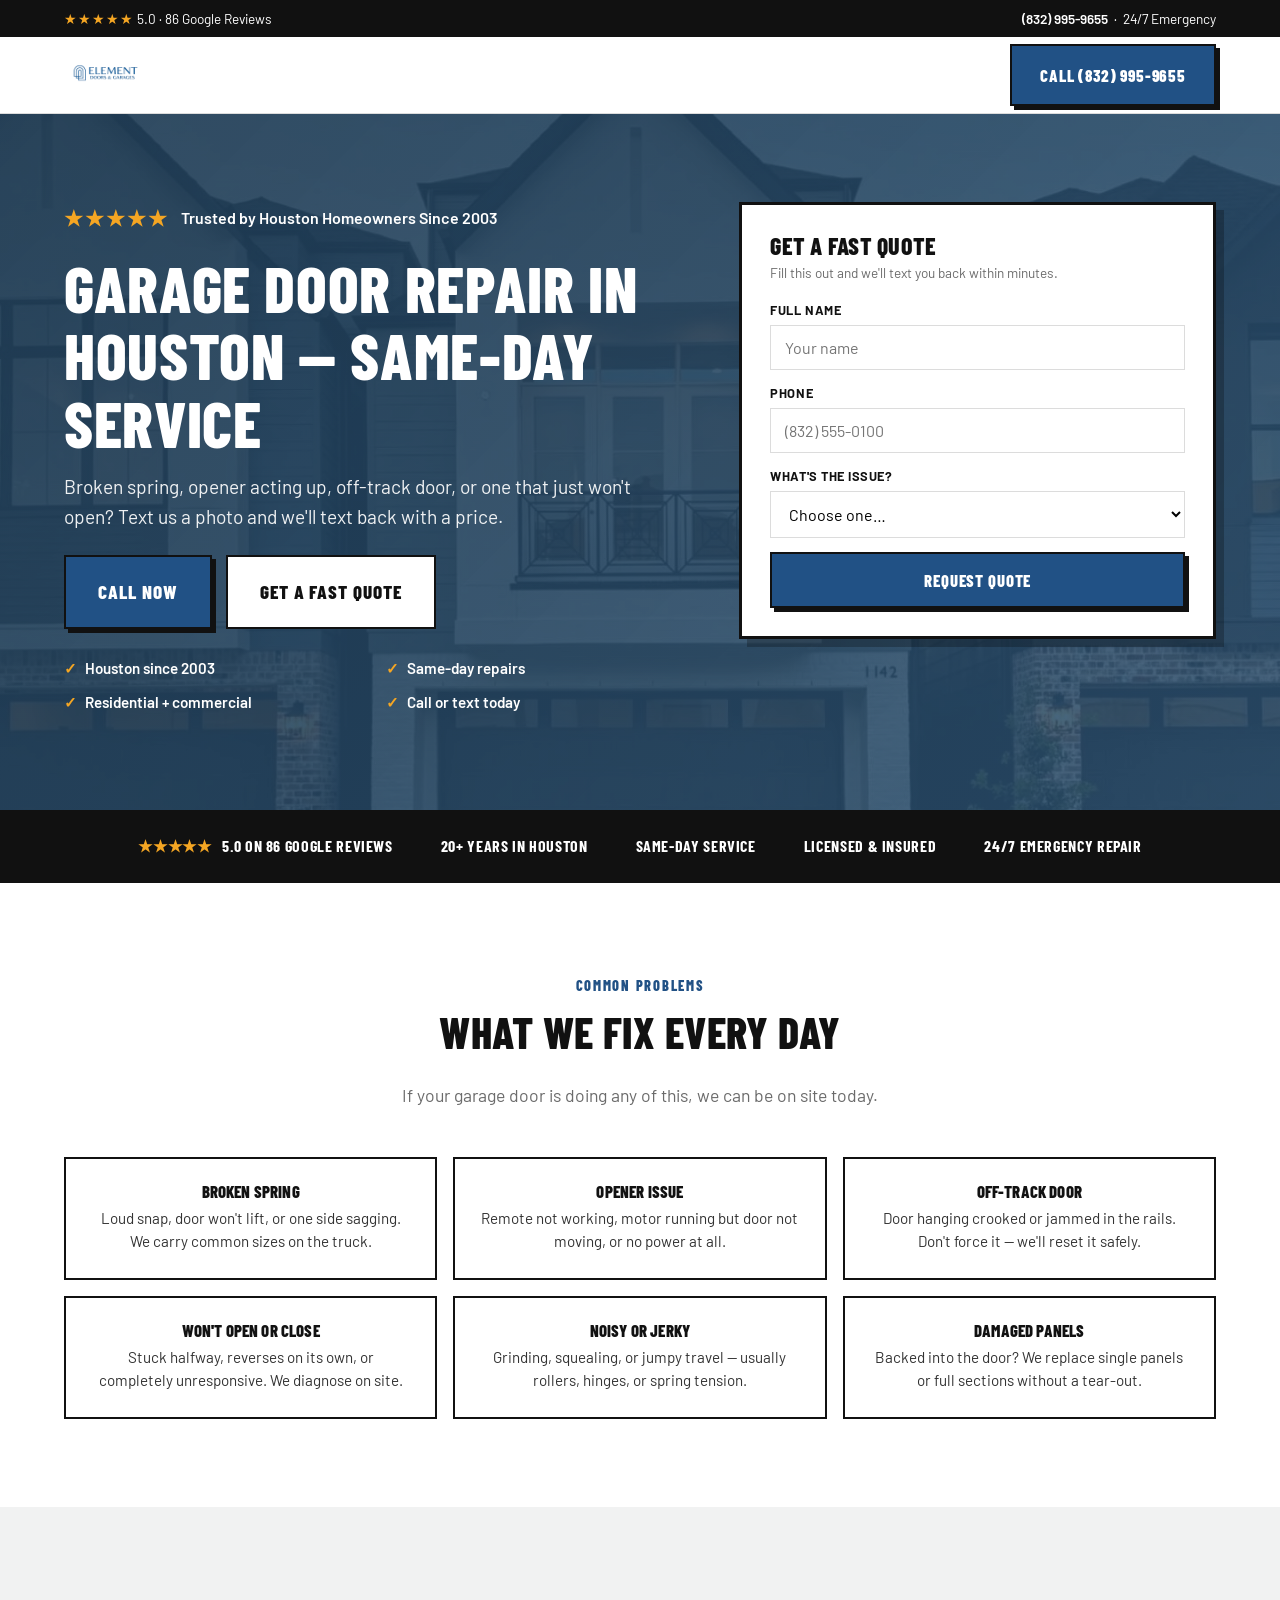
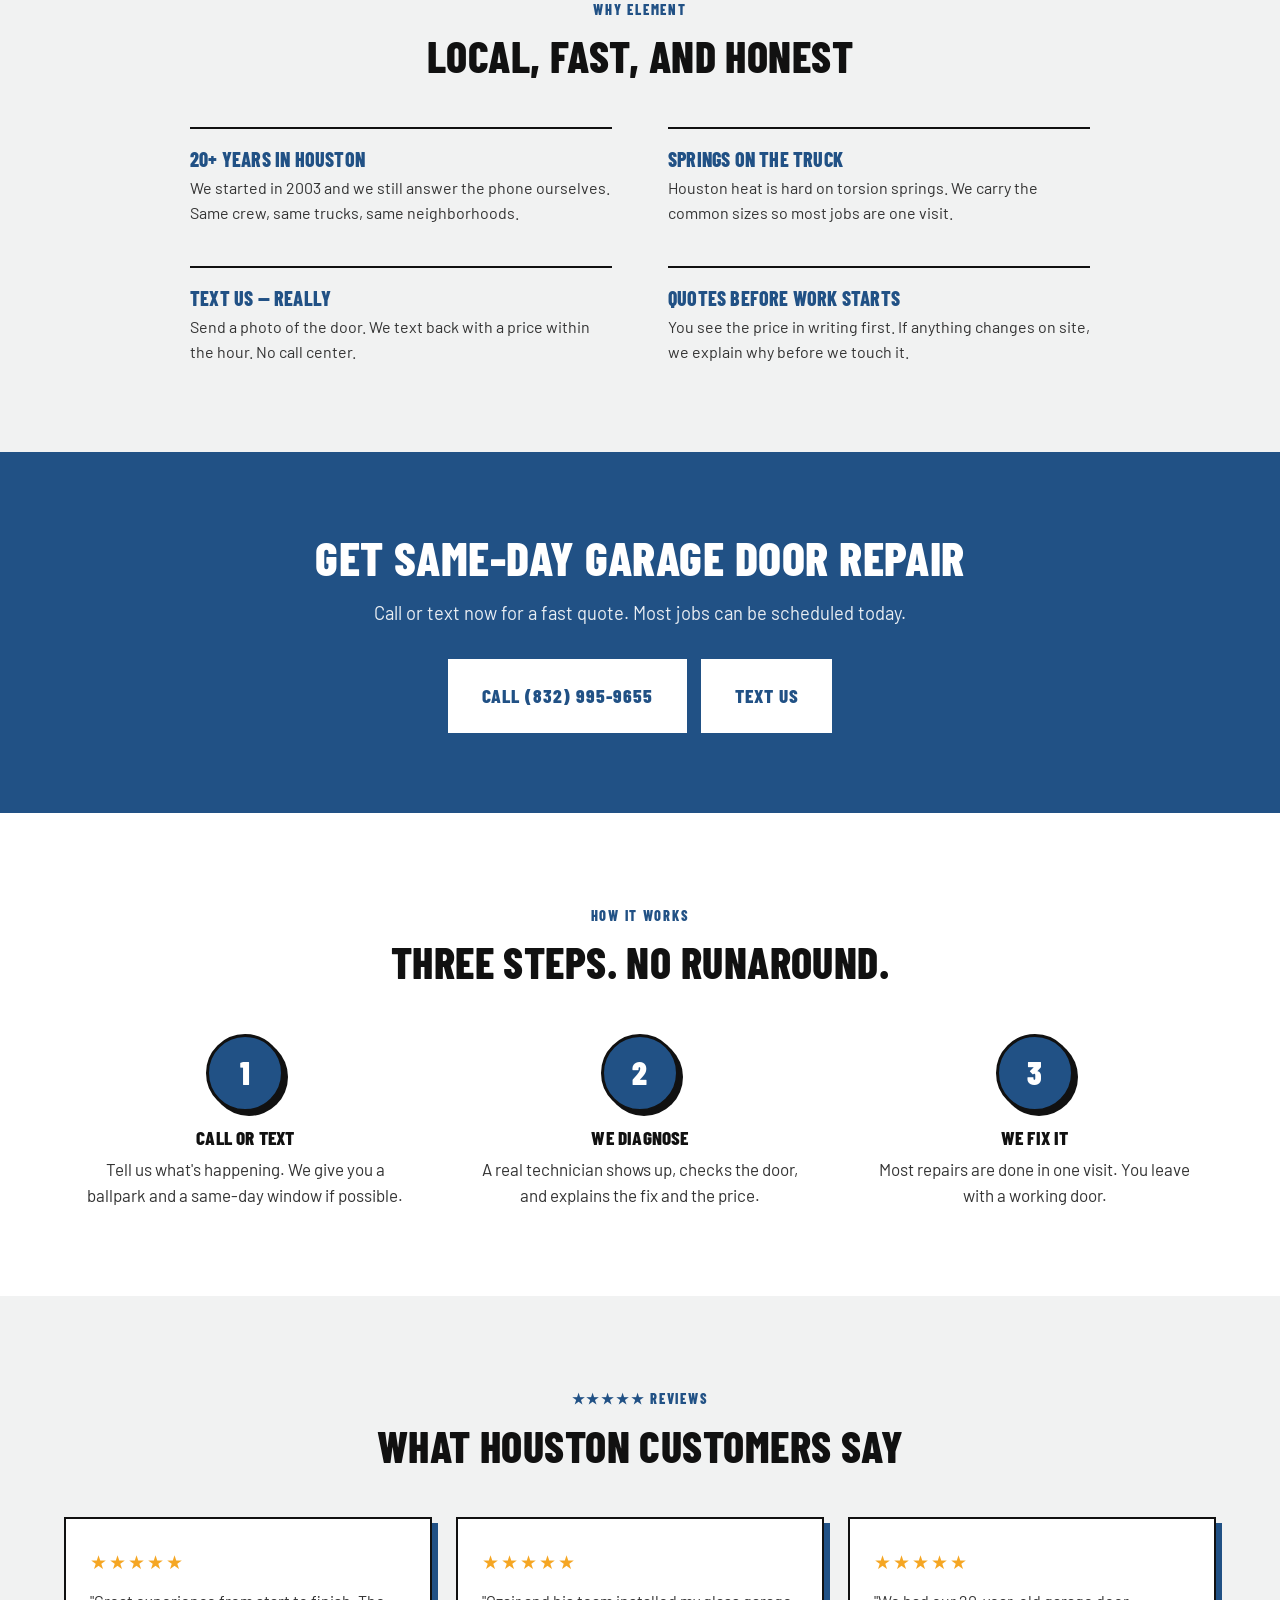
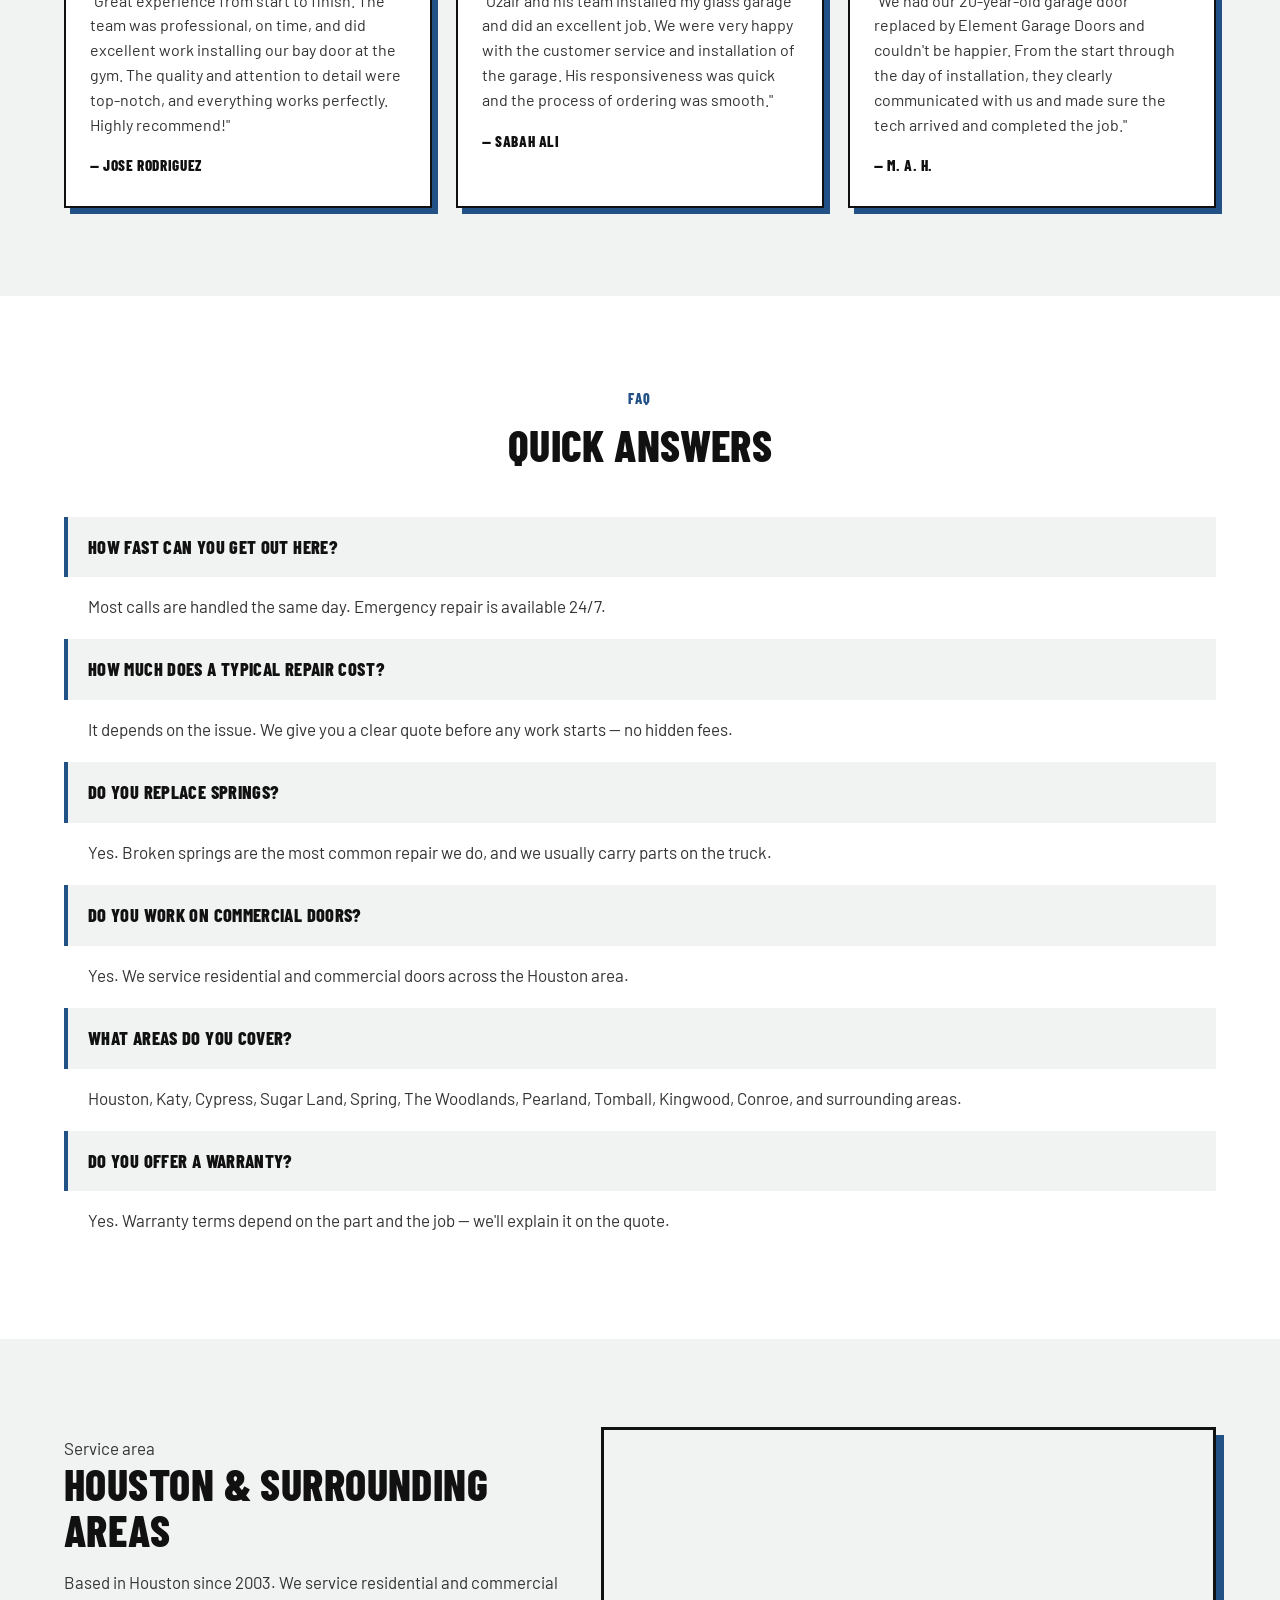
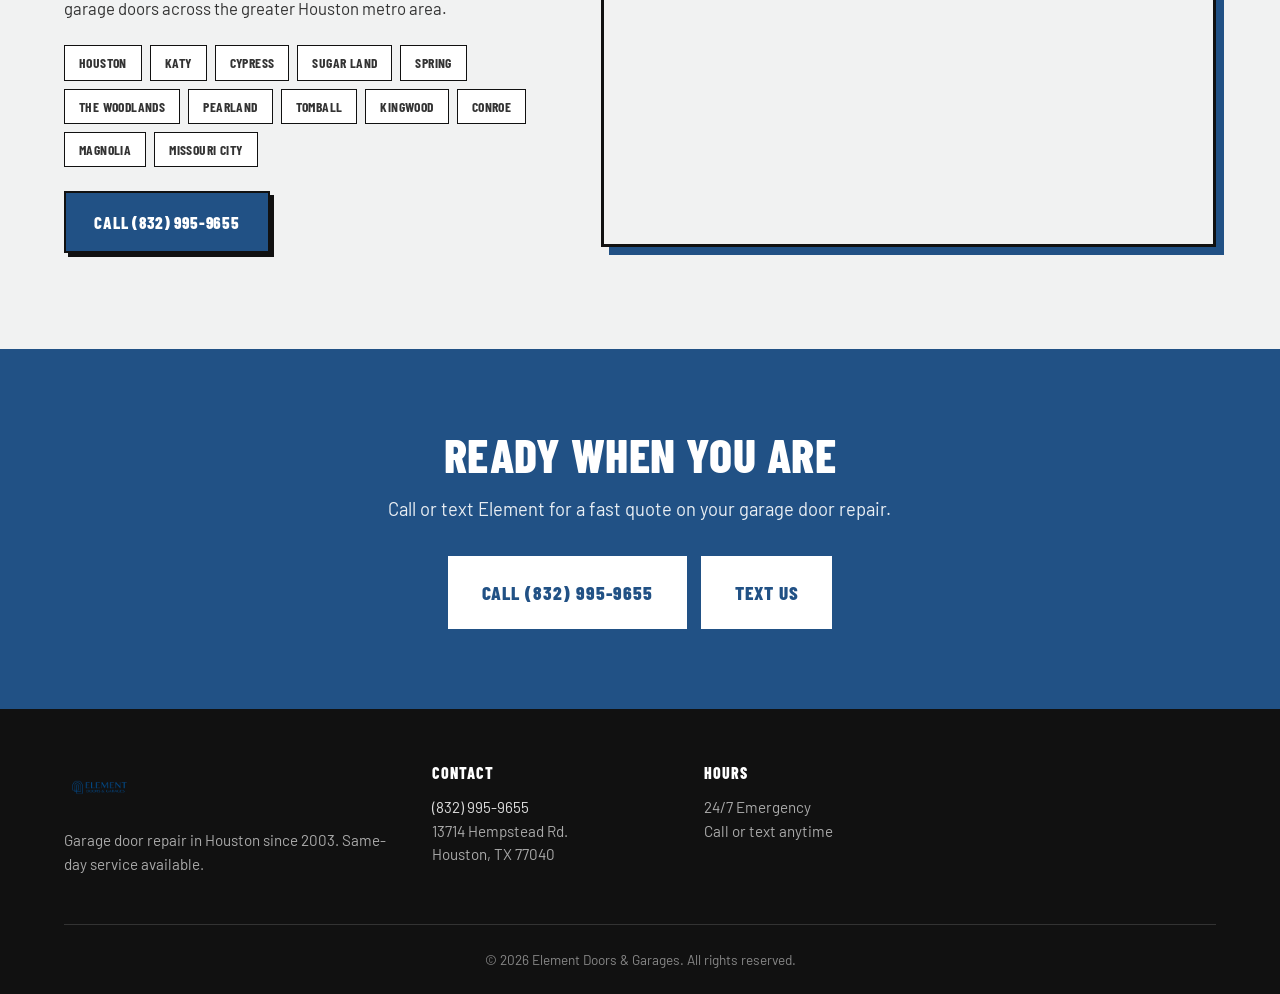
<file: garage-door-repair-houston.html>
<!doctype html>
<html lang="en">
<head>
<meta charset="utf-8">
<meta name="viewport" content="width=device-width, initial-scale=1">
<title>Garage Door Repair in Houston — Same-Day Service | Element Doors</title>
<meta name="description" content="Broken spring, opener issue, off-track door, or garage door that won't open? Call or text Element for fast local garage door repair in Houston.">
<link rel="preconnect" href="https://fonts.googleapis.com">
<link rel="preconnect" href="https://fonts.gstatic.com" crossorigin>
<link href="https://fonts.googleapis.com/css2?family=Barlow:wght@400;500;600;700&family=Barlow+Condensed:wght@600;700;800;900&display=swap" rel="stylesheet">
<link rel="stylesheet" href="styles.css">
</head>
<body>

<!-- Top utility bar -->
<div class="utility-bar">
  <div class="container">
    <span><span class="stars">★★★★★</span> 5.0 · 86 Google Reviews</span>
    <span><a href="tel:+18329959655">(832) 995-9655</a> &nbsp;·&nbsp; 24/7 Emergency</span>
  </div>
</div>

<header class="site-header">
  <div class="container">
    <a href="/" aria-label="Element Doors & Garages home">
      <img src="assets/logo.png" alt="Element Doors & Garages">
    </a>
    <a href="tel:+18329959655" class="btn btn-primary header-cta">Call (832) 995-9655</a>
  </div>
</header>

<main>

  <!-- Hero -->
  <section class="hero">
    <div class="container hero-grid">
      <div>
        <div class="hero-stars">
          <span class="stars">★★★★★</span>
          <span>Trusted by Houston Homeowners Since 2003</span>
        </div>
        <h1>Garage Door Repair in Houston — Same-Day Service</h1>
        <p class="lede">Broken spring, opener acting up, off-track door, or one that just won't open? Text us a photo and we'll text back with a price.</p>
        <div class="hero-cta">
          <a href="tel:+18329959655" class="btn btn-primary btn-lg">Call Now</a>
          <a href="#quote" class="btn btn-light btn-lg">Get a Fast Quote</a>
        </div>
        <div class="hero-trust">
          <span>Houston since 2003</span>
          <span>Same-day repairs</span>
          <span>Residential + commercial</span>
          <span>Call or text today</span>
        </div>
      </div>

      <form id="quote" class="quote-form" onsubmit="event.preventDefault(); alert('Thanks! We will call you back shortly.');">
        <h3>Get a Fast Quote</h3>
        <p class="small">Fill this out and we'll text you back within minutes.</p>
        <label for="name">Full name</label>
        <input id="name" type="text" required placeholder="Your name">
        <label for="phone">Phone</label>
        <input id="phone" type="tel" required placeholder="(832) 555-0100">
        <label for="issue">What's the issue?</label>
        <select id="issue" required>
          <option value="">Choose one…</option>
          <option>Broken spring</option>
          <option>Opener not working</option>
          <option>Off-track door</option>
          <option>Door won't open or close</option>
          <option>Noisy or jerky</option>
          <option>Damaged panel</option>
          <option>Other</option>
        </select>
        <button type="submit" class="btn btn-primary btn-block">Request Quote</button>
      </form>
    </div>
  </section>

  <!-- Trust strip -->
  <div class="trust-strip">
    <div class="container trust-strip-inner">
      <span><span class="gold">★★★★★</span> &nbsp; 5.0 on 86 Google Reviews</span>
      <span>20+ Years in Houston</span>
      <span>Same-Day Service</span>
      <span>Licensed &amp; Insured</span>
      <span>24/7 Emergency Repair</span>
    </div>
  </div>

  <!-- Problems -->
  <section>
    <div class="container">
      <div class="section-head">
        <span class="eyebrow">Common problems</span>
        <h2>What We Fix Every Day</h2>
        <p>If your garage door is doing any of this, we can be on site today.</p>
      </div>
      <div class="problems-grid">
        <div class="problem">
          <h3>Broken Spring</h3>
          <p>Loud snap, door won't lift, or one side sagging. We carry common sizes on the truck.</p>
        </div>
        <div class="problem">
          <h3>Opener Issue</h3>
          <p>Remote not working, motor running but door not moving, or no power at all.</p>
        </div>
        <div class="problem">
          <h3>Off-Track Door</h3>
          <p>Door hanging crooked or jammed in the rails. Don't force it — we'll reset it safely.</p>
        </div>
        <div class="problem">
          <h3>Won't Open or Close</h3>
          <p>Stuck halfway, reverses on its own, or completely unresponsive. We diagnose on site.</p>
        </div>
        <div class="problem">
          <h3>Noisy or Jerky</h3>
          <p>Grinding, squealing, or jumpy travel — usually rollers, hinges, or spring tension.</p>
        </div>
        <div class="problem">
          <h3>Damaged Panels</h3>
          <p>Backed into the door? We replace single panels or full sections without a tear-out.</p>
        </div>
      </div>
    </div>
  </section>

  <!-- Why -->
  <section class="section-alt">
    <div class="container">
      <div class="section-head">
        <span class="eyebrow">Why Element</span>
        <h2>Local, Fast, and Honest</h2>
      </div>
      <div class="why-grid">
        <div class="why-item">
          <h3>20+ years in Houston</h3>
          <p>We started in 2003 and we still answer the phone ourselves. Same crew, same trucks, same neighborhoods.</p>
        </div>
        <div class="why-item">
          <h3>Springs on the truck</h3>
          <p>Houston heat is hard on torsion springs. We carry the common sizes so most jobs are one visit.</p>
        </div>
        <div class="why-item">
          <h3>Text us — really</h3>
          <p>Send a photo of the door. We text back with a price within the hour. No call center.</p>
        </div>
        <div class="why-item">
          <h3>Quotes before work starts</h3>
          <p>You see the price in writing first. If anything changes on site, we explain why before we touch it.</p>
        </div>
      </div>
    </div>
  </section>

  <!-- Mid CTA -->
  <section class="cta-band section-blue">
    <div class="container">
      <h2>Get Same-Day Garage Door Repair</h2>
      <p>Call or text now for a fast quote. Most jobs can be scheduled today.</p>
      <div class="cta-buttons">
        <a href="tel:+18329959655" class="btn btn-on-blue btn-lg">Call (832) 995-9655</a>
        <a href="sms:+18329959655" class="btn btn-on-blue btn-lg">Text Us</a>
      </div>
    </div>
  </section>

  <!-- Process -->
  <section>
    <div class="container">
      <div class="section-head">
        <span class="eyebrow">How it works</span>
        <h2>Three Steps. No Runaround.</h2>
      </div>
      <div class="steps">
        <div class="step">
          <h3>Call or Text</h3>
          <p>Tell us what's happening. We give you a ballpark and a same-day window if possible.</p>
        </div>
        <div class="step">
          <h3>We Diagnose</h3>
          <p>A real technician shows up, checks the door, and explains the fix and the price.</p>
        </div>
        <div class="step">
          <h3>We Fix It</h3>
          <p>Most repairs are done in one visit. You leave with a working door.</p>
        </div>
      </div>
    </div>
  </section>

  <!-- Reviews -->
  <section class="section-alt">
    <div class="container">
      <div class="section-head">
        <span class="eyebrow">★★★★★ Reviews</span>
        <h2>What Houston Customers Say</h2>
      </div>
      <div class="reviews-grid">
        <blockquote class="review">
          <div class="stars">★★★★★</div>
          <p>"Great experience from start to finish. The team was professional, on time, and did excellent work installing our bay door at the gym. The quality and attention to detail were top-notch, and everything works perfectly. Highly recommend!"</p>
          <cite>— Jose Rodriguez</cite>
        </blockquote>
        <blockquote class="review">
          <div class="stars">★★★★★</div>
          <p>"Ozair and his team installed my glass garage and did an excellent job. We were very happy with the customer service and installation of the garage. His responsiveness was quick and the process of ordering was smooth."</p>
          <cite>— Sabah Ali</cite>
        </blockquote>
        <blockquote class="review">
          <div class="stars">★★★★★</div>
          <p>"We had our 20-year-old garage door replaced by Element Garage Doors and couldn't be happier. From the start through the day of installation, they clearly communicated with us and made sure the tech arrived and completed the job."</p>
          <cite>— M. A. H.</cite>
        </blockquote>
      </div>
    </div>
  </section>

  <!-- FAQ -->
  <section>
    <div class="container">
      <div class="section-head">
        <span class="eyebrow">FAQ</span>
        <h2>Quick Answers</h2>
      </div>
      <dl class="faq">
        <dt>How fast can you get out here?</dt>
        <dd>Most calls are handled the same day. Emergency repair is available 24/7.</dd>

        <dt>How much does a typical repair cost?</dt>
        <dd>It depends on the issue. We give you a clear quote before any work starts — no hidden fees.</dd>

        <dt>Do you replace springs?</dt>
        <dd>Yes. Broken springs are the most common repair we do, and we usually carry parts on the truck.</dd>

        <dt>Do you work on commercial doors?</dt>
        <dd>Yes. We service residential and commercial doors across the Houston area.</dd>

        <dt>What areas do you cover?</dt>
        <dd>Houston, Katy, Cypress, Sugar Land, Spring, The Woodlands, Pearland, Tomball, Kingwood, Conroe, and surrounding areas.</dd>

        <dt>Do you offer a warranty?</dt>
        <dd>Yes. Warranty terms depend on the part and the job — we'll explain it on the quote.</dd>
      </dl>
    </div>
  </section>

  <!-- Service area + map -->
  <section class="section-alt">
    <div class="container">
      <div class="map-grid">
        <div class="map-text">
          <span class="eyebrow">Service area</span>
          <h2>Houston &amp; Surrounding Areas</h2>
          <p>Based in Houston since 2003. We service residential and commercial garage doors across the greater Houston metro area.</p>
          <ul class="areas-inline">
            <li>Houston</li>
            <li>Katy</li>
            <li>Cypress</li>
            <li>Sugar Land</li>
            <li>Spring</li>
            <li>The Woodlands</li>
            <li>Pearland</li>
            <li>Tomball</li>
            <li>Kingwood</li>
            <li>Conroe</li>
            <li>Magnolia</li>
            <li>Missouri City</li>
          </ul>
          <a href="tel:+18329959655" class="btn btn-primary">Call (832) 995-9655</a>
        </div>
        <iframe
          class="map-iframe"
          src="https://www.google.com/maps?q=13714+Hempstead+Rd,+Houston,+TX+77040&output=embed"
          loading="lazy"
          referrerpolicy="no-referrer-when-downgrade"
          title="Element Doors & Garages location map"></iframe>
      </div>
    </div>
  </section>

  <!-- Final CTA -->
  <section class="cta-band section-blue">
    <div class="container">
      <h2>Ready When You Are</h2>
      <p>Call or text Element for a fast quote on your garage door repair.</p>
      <div class="cta-buttons">
        <a href="tel:+18329959655" class="btn btn-on-blue btn-lg">Call (832) 995-9655</a>
        <a href="sms:+18329959655" class="btn btn-on-blue btn-lg">Text Us</a>
      </div>
    </div>
  </section>

</main>

<footer class="site-footer">
  <div class="container">
    <div class="footer-grid">
      <div>
        <img src="assets/logo.png" alt="Element Doors & Garages">
        <p>Garage door repair in Houston since 2003. Same-day service available.</p>
      </div>
      <div>
        <h4>Contact</h4>
        <p>
          <a href="tel:+18329959655">(832) 995-9655</a><br>
          13714 Hempstead Rd.<br>
          Houston, TX 77040
        </p>
      </div>
      <div>
        <h4>Hours</h4>
        <p>24/7 Emergency<br>Call or text anytime</p>
      </div>
    </div>
    <div class="footer-bottom">
      © <span id="yr">2026</span> Element Doors &amp; Garages. All rights reserved.
    </div>
  </div>
</footer>

<!-- Sticky mobile bottom bar -->
<div class="mobile-bar">
  <a href="tel:+18329959655">Call Now</a>
  <a href="sms:+18329959655">Text Us</a>
</div>

<script>document.getElementById('yr').textContent = new Date().getFullYear();</script>

</body>
</html>
</file>
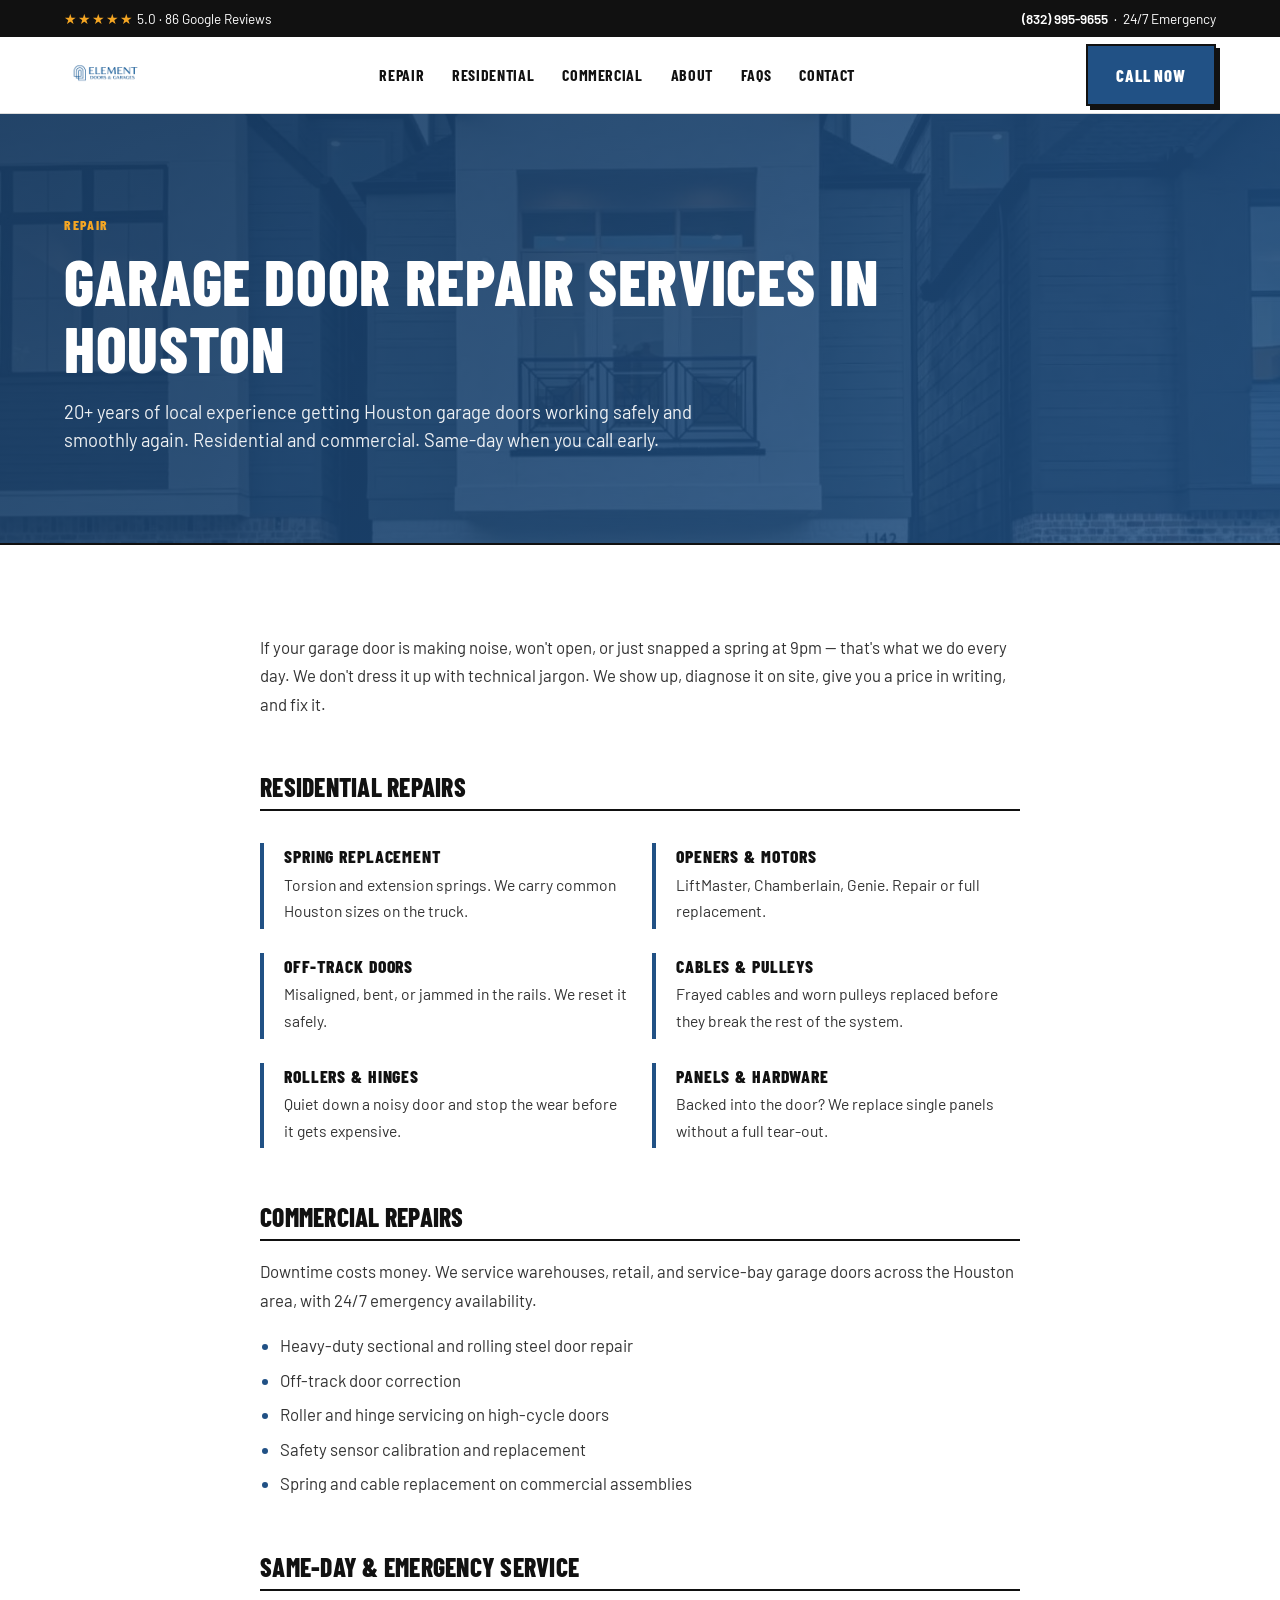
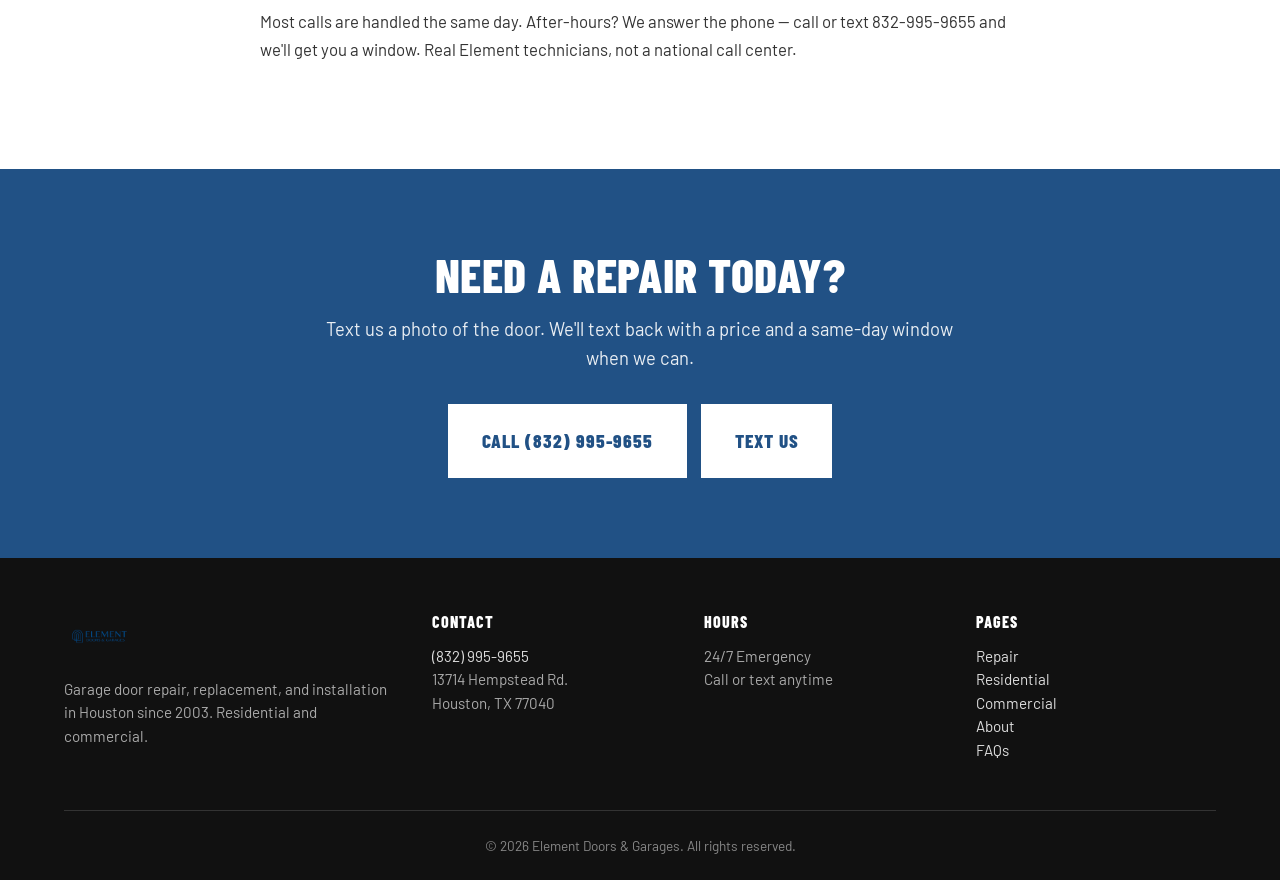
<file: repairs.html>
<!doctype html>
<html lang="en">
<head>
<meta charset="utf-8">
<meta name="viewport" content="width=device-width, initial-scale=1">
<title>Garage Door Repair in Houston | Element Doors & Garages</title>
<meta name="description" content="Same-day garage door repair in Houston. Springs, openers, off-track doors, panels, sensors. Residential and commercial. 24/7 emergency.">
<link rel="preconnect" href="https://fonts.googleapis.com">
<link rel="preconnect" href="https://fonts.gstatic.com" crossorigin>
<link href="https://fonts.googleapis.com/css2?family=Barlow:wght@400;500;600;700&family=Barlow+Condensed:wght@600;700;800;900&display=swap" rel="stylesheet">
<link rel="stylesheet" href="styles.css">
</head>
<body>

<div class="utility-bar">
  <div class="container">
    <span><span class="stars">★★★★★</span> 5.0 · 86 Google Reviews</span>
    <span><a href="tel:+18329959655">(832) 995-9655</a> &nbsp;·&nbsp; 24/7 Emergency</span>
  </div>
</div>

<header class="site-header">
  <div class="container">
    <a href="index.html" aria-label="Element Doors & Garages home">
      <img src="assets/logo.png" alt="Element Doors & Garages">
    </a>
    <nav class="nav" aria-label="Primary">
      <a href="repairs.html">Repair</a>
      <a href="residential.html">Residential</a>
      <a href="commercial.html">Commercial</a>
      <a href="about.html">About</a>
      <a href="faqs.html">FAQs</a>
      <a href="index.html#contact">Contact</a>
    </nav>
    <a href="tel:+18329959655" class="btn btn-primary header-cta">Call Now</a>
  </div>
</header>

<main>

  <section class="page-hero">
    <div class="container">
      <span class="eyebrow">Repair</span>
      <h1>Garage Door Repair Services in Houston</h1>
      <p>20+ years of local experience getting Houston garage doors working safely and smoothly again. Residential and commercial. Same-day when you call early.</p>
    </div>
  </section>

  <section>
    <div class="container">
      <div class="prose">
        <p>If your garage door is making noise, won't open, or just snapped a spring at 9pm — that's what we do every day. We don't dress it up with technical jargon. We show up, diagnose it on site, give you a price in writing, and fix it.</p>

        <h2>Residential Repairs</h2>
        <div class="feature-grid">
          <div class="feature">
            <h4>Spring replacement</h4>
            <p>Torsion and extension springs. We carry common Houston sizes on the truck.</p>
          </div>
          <div class="feature">
            <h4>Openers &amp; motors</h4>
            <p>LiftMaster, Chamberlain, Genie. Repair or full replacement.</p>
          </div>
          <div class="feature">
            <h4>Off-track doors</h4>
            <p>Misaligned, bent, or jammed in the rails. We reset it safely.</p>
          </div>
          <div class="feature">
            <h4>Cables &amp; pulleys</h4>
            <p>Frayed cables and worn pulleys replaced before they break the rest of the system.</p>
          </div>
          <div class="feature">
            <h4>Rollers &amp; hinges</h4>
            <p>Quiet down a noisy door and stop the wear before it gets expensive.</p>
          </div>
          <div class="feature">
            <h4>Panels &amp; hardware</h4>
            <p>Backed into the door? We replace single panels without a full tear-out.</p>
          </div>
        </div>

        <h2>Commercial Repairs</h2>
        <p>Downtime costs money. We service warehouses, retail, and service-bay garage doors across the Houston area, with 24/7 emergency availability.</p>
        <ul>
          <li>Heavy-duty sectional and rolling steel door repair</li>
          <li>Off-track door correction</li>
          <li>Roller and hinge servicing on high-cycle doors</li>
          <li>Safety sensor calibration and replacement</li>
          <li>Spring and cable replacement on commercial assemblies</li>
        </ul>

        <h2>Same-Day &amp; Emergency Service</h2>
        <p>Most calls are handled the same day. After-hours? We answer the phone — call or text 832-995-9655 and we'll get you a window. Real Element technicians, not a national call center.</p>
      </div>
    </div>
  </section>

  <section id="contact" class="cta-band section-blue">
    <div class="container">
      <h2>Need a Repair Today?</h2>
      <p>Text us a photo of the door. We'll text back with a price and a same-day window when we can.</p>
      <div class="cta-buttons">
        <a href="tel:+18329959655" class="btn btn-on-blue btn-lg">Call (832) 995-9655</a>
        <a href="sms:+18329959655" class="btn btn-on-blue btn-lg">Text Us</a>
      </div>
    </div>
  </section>

</main>

<footer class="site-footer">
  <div class="container">
    <div class="footer-grid">
      <div>
        <img src="assets/logo.png" alt="Element Doors & Garages">
        <p>Garage door repair, replacement, and installation in Houston since 2003. Residential and commercial.</p>
      </div>
      <div>
        <h4>Contact</h4>
        <p>
          <a href="tel:+18329959655">(832) 995-9655</a><br>
          13714 Hempstead Rd.<br>
          Houston, TX 77040
        </p>
      </div>
      <div>
        <h4>Hours</h4>
        <p>24/7 Emergency<br>Call or text anytime</p>
      </div>
      <div>
        <h4>Pages</h4>
        <p>
          <a href="repairs.html">Repair</a><br>
          <a href="residential.html">Residential</a><br>
          <a href="commercial.html">Commercial</a><br>
          <a href="about.html">About</a><br>
          <a href="faqs.html">FAQs</a>
        </p>
      </div>
    </div>
    <div class="footer-bottom">© <span id="yr">2026</span> Element Doors &amp; Garages. All rights reserved.</div>
  </div>
</footer>

<div class="mobile-bar">
  <a href="tel:+18329959655">Call Now</a>
  <a href="sms:+18329959655">Text Us</a>
</div>

<script>document.getElementById('yr').textContent = new Date().getFullYear();</script>
</body>
</html>
</file>
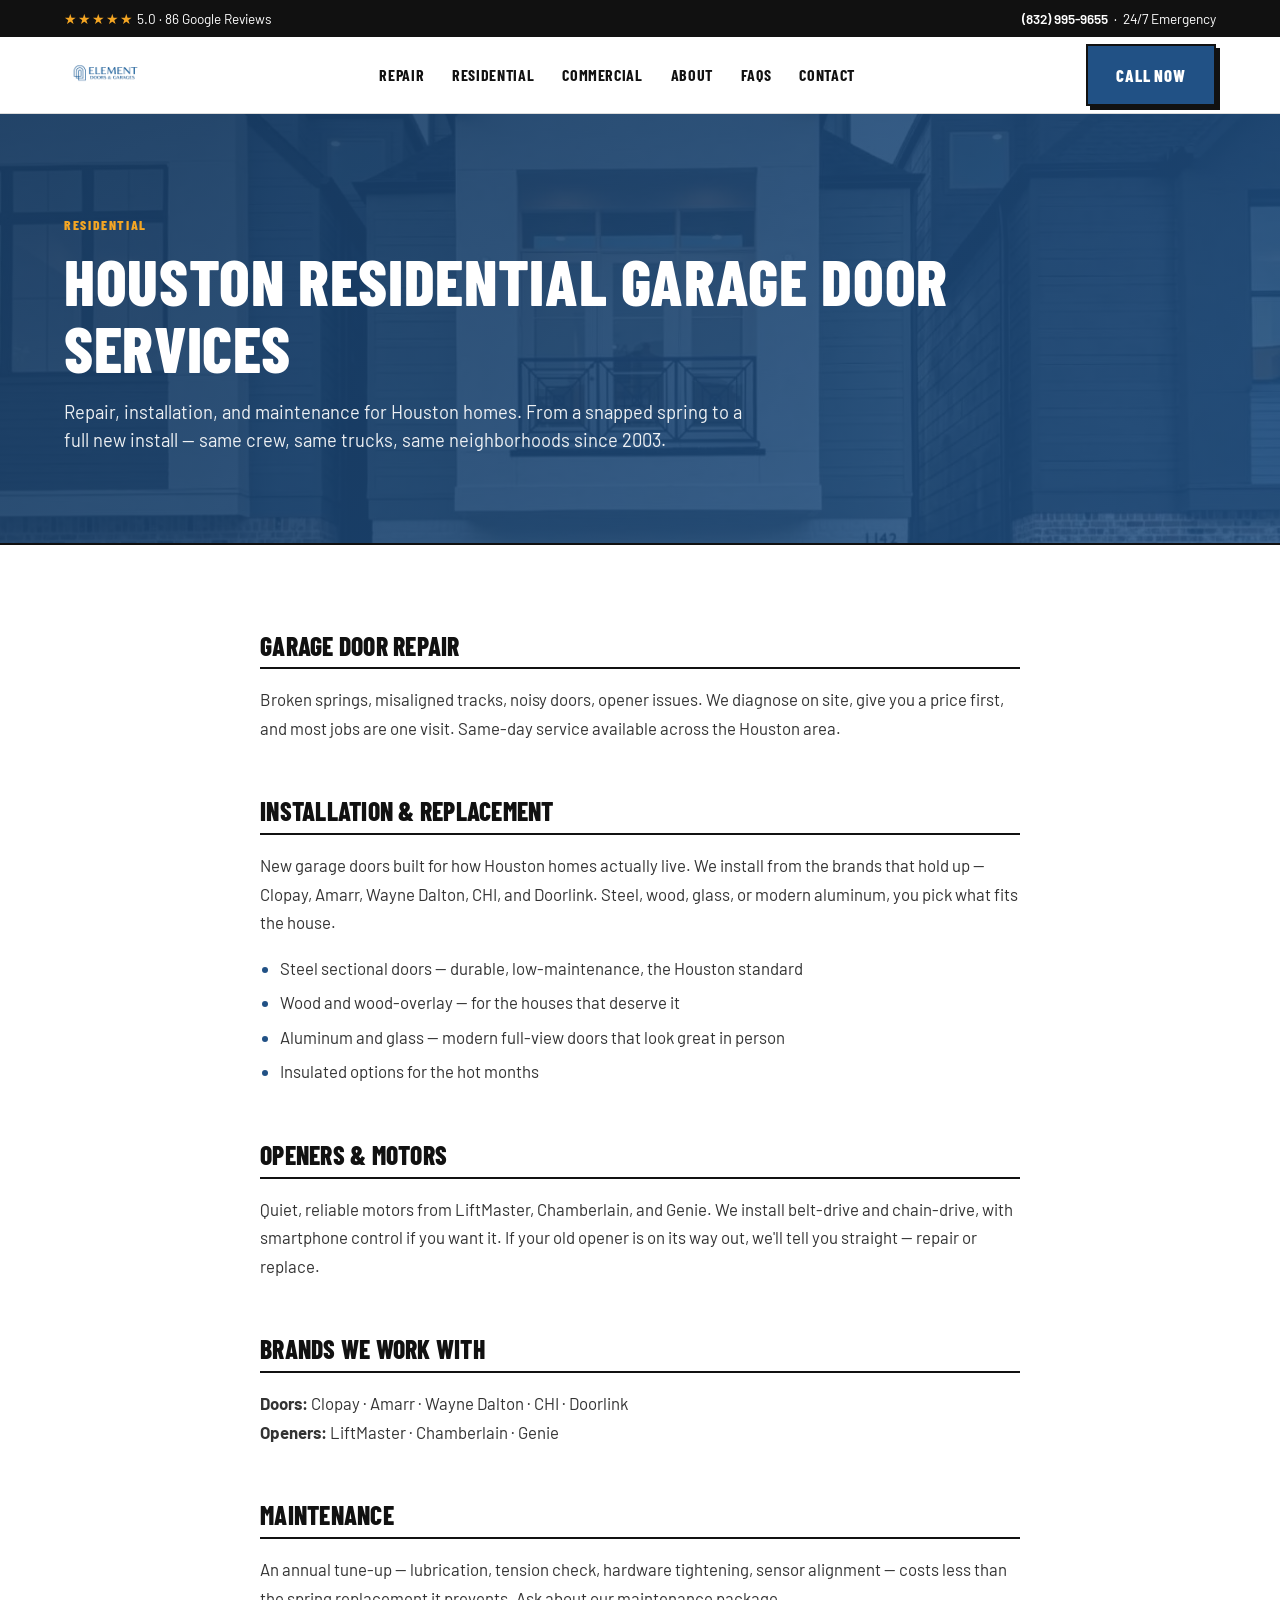
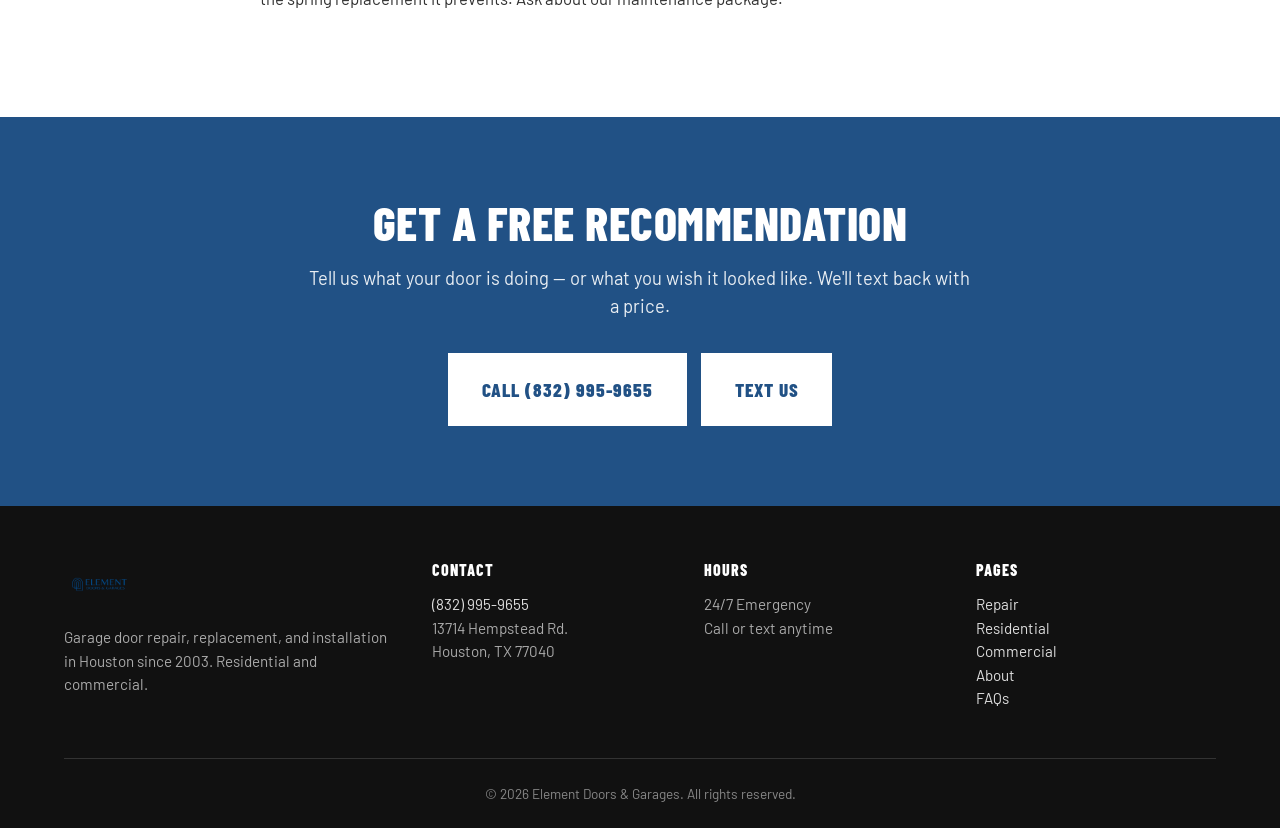
<file: residential.html>
<!doctype html>
<html lang="en">
<head>
<meta charset="utf-8">
<meta name="viewport" content="width=device-width, initial-scale=1">
<title>Residential Garage Doors in Houston | Element Doors & Garages</title>
<meta name="description" content="Residential garage door installation, repair, and opener service in Houston. Steel, wood, glass, aluminum. Same-day service available.">
<link rel="preconnect" href="https://fonts.googleapis.com">
<link rel="preconnect" href="https://fonts.gstatic.com" crossorigin>
<link href="https://fonts.googleapis.com/css2?family=Barlow:wght@400;500;600;700&family=Barlow+Condensed:wght@600;700;800;900&display=swap" rel="stylesheet">
<link rel="stylesheet" href="styles.css">
</head>
<body>

<div class="utility-bar">
  <div class="container">
    <span><span class="stars">★★★★★</span> 5.0 · 86 Google Reviews</span>
    <span><a href="tel:+18329959655">(832) 995-9655</a> &nbsp;·&nbsp; 24/7 Emergency</span>
  </div>
</div>

<header class="site-header">
  <div class="container">
    <a href="index.html" aria-label="Element Doors & Garages home">
      <img src="assets/logo.png" alt="Element Doors & Garages">
    </a>
    <nav class="nav" aria-label="Primary">
      <a href="repairs.html">Repair</a>
      <a href="residential.html">Residential</a>
      <a href="commercial.html">Commercial</a>
      <a href="about.html">About</a>
      <a href="faqs.html">FAQs</a>
      <a href="index.html#contact">Contact</a>
    </nav>
    <a href="tel:+18329959655" class="btn btn-primary header-cta">Call Now</a>
  </div>
</header>

<main>

  <section class="page-hero">
    <div class="container">
      <span class="eyebrow">Residential</span>
      <h1>Houston Residential Garage Door Services</h1>
      <p>Repair, installation, and maintenance for Houston homes. From a snapped spring to a full new install — same crew, same trucks, same neighborhoods since 2003.</p>
    </div>
  </section>

  <section>
    <div class="container">
      <div class="prose">
        <h2>Garage Door Repair</h2>
        <p>Broken springs, misaligned tracks, noisy doors, opener issues. We diagnose on site, give you a price first, and most jobs are one visit. Same-day service available across the Houston area.</p>

        <h2>Installation &amp; Replacement</h2>
        <p>New garage doors built for how Houston homes actually live. We install from the brands that hold up — Clopay, Amarr, Wayne Dalton, CHI, and Doorlink. Steel, wood, glass, or modern aluminum, you pick what fits the house.</p>
        <ul>
          <li>Steel sectional doors — durable, low-maintenance, the Houston standard</li>
          <li>Wood and wood-overlay — for the houses that deserve it</li>
          <li>Aluminum and glass — modern full-view doors that look great in person</li>
          <li>Insulated options for the hot months</li>
        </ul>

        <h2>Openers &amp; Motors</h2>
        <p>Quiet, reliable motors from LiftMaster, Chamberlain, and Genie. We install belt-drive and chain-drive, with smartphone control if you want it. If your old opener is on its way out, we'll tell you straight — repair or replace.</p>

        <h2>Brands We Work With</h2>
        <p><strong>Doors:</strong> Clopay · Amarr · Wayne Dalton · CHI · Doorlink<br>
        <strong>Openers:</strong> LiftMaster · Chamberlain · Genie</p>

        <h2>Maintenance</h2>
        <p>An annual tune-up — lubrication, tension check, hardware tightening, sensor alignment — costs less than the spring replacement it prevents. Ask about our maintenance package.</p>
      </div>
    </div>
  </section>

  <section id="contact" class="cta-band section-blue">
    <div class="container">
      <h2>Get a Free Recommendation</h2>
      <p>Tell us what your door is doing — or what you wish it looked like. We'll text back with a price.</p>
      <div class="cta-buttons">
        <a href="tel:+18329959655" class="btn btn-on-blue btn-lg">Call (832) 995-9655</a>
        <a href="sms:+18329959655" class="btn btn-on-blue btn-lg">Text Us</a>
      </div>
    </div>
  </section>

</main>

<footer class="site-footer">
  <div class="container">
    <div class="footer-grid">
      <div>
        <img src="assets/logo.png" alt="Element Doors & Garages">
        <p>Garage door repair, replacement, and installation in Houston since 2003. Residential and commercial.</p>
      </div>
      <div>
        <h4>Contact</h4>
        <p>
          <a href="tel:+18329959655">(832) 995-9655</a><br>
          13714 Hempstead Rd.<br>
          Houston, TX 77040
        </p>
      </div>
      <div>
        <h4>Hours</h4>
        <p>24/7 Emergency<br>Call or text anytime</p>
      </div>
      <div>
        <h4>Pages</h4>
        <p>
          <a href="repairs.html">Repair</a><br>
          <a href="residential.html">Residential</a><br>
          <a href="commercial.html">Commercial</a><br>
          <a href="about.html">About</a><br>
          <a href="faqs.html">FAQs</a>
        </p>
      </div>
    </div>
    <div class="footer-bottom">© <span id="yr">2026</span> Element Doors &amp; Garages. All rights reserved.</div>
  </div>
</footer>

<div class="mobile-bar">
  <a href="tel:+18329959655">Call Now</a>
  <a href="sms:+18329959655">Text Us</a>
</div>

<script>document.getElementById('yr').textContent = new Date().getFullYear();</script>
</body>
</html>
</file>
<file: styles.css>
/* Element Doors & Garages — A1-inspired conversion style */

:root {
  --blue:    #215185;
  --blue-2:  #173b63;
  --blue-3:  #f0f4f8;
  --ink:     #111;
  --ink-2:   #333;
  --ink-3:   #6b6b6b;
  --bg:      #ffffff;
  --bg-2:    #f1f2f2;
  --border:  #dcdcdc;
  --gold:    #f5a623;
  --maxw:    1200px;
}

* { box-sizing: border-box; }
html { -webkit-text-size-adjust: 100%; scroll-behavior: smooth; }

body {
  margin: 0;
  font-family: "Barlow", -apple-system, BlinkMacSystemFont, "Segoe UI", Helvetica, Arial, sans-serif;
  font-size: 17px;
  line-height: 1.55;
  color: var(--ink-2);
  background: var(--bg);
  -webkit-font-smoothing: antialiased;
  padding-bottom: 64px; /* room for sticky mobile bar */
}
@media (min-width: 900px) { body { padding-bottom: 0; } }

h1, h2, h3, h4 {
  font-family: "Barlow Condensed", "Barlow", Impact, sans-serif;
  font-weight: 800;
  text-transform: uppercase;
  color: var(--ink);
  letter-spacing: 0.01em;
  margin: 0 0 0.4em;
  line-height: 1.05;
}

h1 { font-size: clamp(2.25rem, 5vw, 4rem); }
h2 { font-size: clamp(1.85rem, 3.5vw, 2.75rem); margin-bottom: 0.6em; }
h3 { font-size: 1.25rem; }
h4 { font-size: 1rem; letter-spacing: 0.05em; }

p { margin: 0 0 1em; }

a { color: var(--blue); text-decoration: none; }
a:hover { text-decoration: underline; }

img { max-width: 100%; height: auto; display: block; }

.container {
  max-width: var(--maxw);
  margin: 0 auto;
  padding: 0 24px;
}

section { padding: 64px 0; }
@media (min-width: 900px) { section { padding: 88px 0; } }

.section-alt { background: var(--bg-2); }
.section-blue { background: var(--blue); color: #fff; }
.section-blue h2, .section-blue h3 { color: #fff; }
.section-blue p { color: rgba(255,255,255,0.88); }

/* ---------- Top utility bar ---------- */
.utility-bar {
  background: var(--ink);
  color: #fff;
  font-size: 0.85rem;
  padding: 8px 0;
}
.utility-bar .container {
  display: flex;
  justify-content: space-between;
  align-items: center;
  flex-wrap: wrap;
  gap: 8px;
}
.utility-bar a { color: #fff; font-weight: 600; }
.utility-bar .stars { color: var(--gold); letter-spacing: 1px; }

/* ---------- Header ---------- */
.site-header {
  background: #fff;
  border-bottom: 1px solid var(--border);
  position: sticky;
  top: 0;
  z-index: 50;
}
.site-header .container {
  display: flex;
  align-items: center;
  justify-content: space-between;
  height: 68px;
  gap: 16px;
}
.site-header img { height: 48px; width: auto; }
@media (min-width: 700px) {
  .site-header .container { height: 76px; }
  .site-header img { height: 56px; }
}
.nav { display: none; gap: 28px; }
.nav a {
  color: var(--ink);
  font-family: "Barlow Condensed", sans-serif;
  font-weight: 700;
  text-transform: uppercase;
  font-size: 1rem;
  letter-spacing: 0.04em;
}
@media (min-width: 900px) { .nav { display: flex; } }
.btn.header-cta { display: none; }
@media (min-width: 700px) { .btn.header-cta { display: inline-block; } }

/* ---------- Buttons ---------- */
.btn {
  display: inline-block;
  padding: 16px 28px;
  font-family: "Barlow Condensed", sans-serif;
  font-weight: 800;
  font-size: 1.05rem;
  text-transform: uppercase;
  letter-spacing: 0.05em;
  border: 2.5px solid var(--ink);
  cursor: pointer;
  transition: all 0.15s ease;
  text-decoration: none;
  text-align: center;
  white-space: nowrap;
}
.btn-primary {
  background: var(--blue);
  color: #fff;
  border-color: var(--ink);
  box-shadow: 4px 4px 0 var(--ink);
}
.btn-primary:hover {
  background: var(--blue-2);
  text-decoration: none;
  transform: translate(2px, 2px);
  box-shadow: 2px 2px 0 var(--ink);
}
.btn-light {
  background: #fff;
  color: var(--ink);
  border-color: var(--ink);
}
.btn-light:hover { background: var(--bg-2); text-decoration: none; }
.btn-on-blue {
  background: #fff;
  color: var(--blue);
  border-color: #fff;
}
.btn-on-blue:hover { background: var(--ink); color: #fff; border-color: var(--ink); text-decoration: none; }
.btn-block { display: block; width: 100%; }
.btn-lg { padding: 20px 32px; font-size: 1.2rem; }

/* ---------- Hero ---------- */
.hero {
  background:
    linear-gradient(135deg, rgba(30,59,84,0.92) 0%, rgba(44,80,112,0.85) 100%),
    url("assets/photos/hero.jpg") center/cover no-repeat;
  color: #fff;
  padding: 56px 0 64px;
  position: relative;
}
.hero h1 { color: #fff; margin-bottom: 16px; }
.hero h1 .accent { display: block; color: #fff; }
.hero-grid {
  display: grid;
  gap: 40px;
}
@media (min-width: 900px) {
  .hero-grid { grid-template-columns: 1.3fr 1fr; gap: 56px; align-items: start; }
  .hero { padding: 88px 0 96px; }
}
.hero .lede {
  font-size: 1.2rem;
  color: rgba(255,255,255,0.92);
  margin-bottom: 24px;
  max-width: 32em;
}
.hero-stars {
  display: flex;
  align-items: center;
  gap: 12px;
  margin-bottom: 20px;
  font-weight: 600;
  font-size: 1rem;
}
.hero-stars .stars { color: var(--gold); font-size: 1.3rem; letter-spacing: 2px; }
.hero-cta { display: flex; flex-wrap: wrap; gap: 14px; margin-bottom: 28px; }
.hero-trust {
  display: grid;
  grid-template-columns: 1fr 1fr;
  gap: 10px 24px;
  font-size: 0.95rem;
  color: #fff;
  font-weight: 600;
}
.hero-trust span::before {
  content: "✓";
  color: var(--gold);
  font-weight: 900;
  margin-right: 8px;
}

/* Quote form in hero */
.quote-form {
  background: #fff;
  color: var(--ink);
  padding: 28px;
  border: 3px solid var(--ink);
  box-shadow: 8px 8px 0 rgba(0,0,0,0.25);
}
.quote-form h3 {
  color: var(--ink);
  font-size: 1.5rem;
  margin-bottom: 4px;
}
.quote-form .small { font-size: 0.85rem; color: var(--ink-3); margin-bottom: 18px; }
.quote-form label {
  display: block;
  font-size: 0.8rem;
  font-weight: 700;
  text-transform: uppercase;
  letter-spacing: 0.04em;
  color: var(--ink);
  margin-bottom: 4px;
}
.quote-form input,
.quote-form select,
.quote-form textarea {
  width: 100%;
  padding: 12px 14px;
  border: 1.5px solid var(--border);
  font-family: inherit;
  font-size: 1rem;
  margin-bottom: 14px;
  background: #fff;
}
.quote-form input:focus,
.quote-form select:focus,
.quote-form textarea:focus { outline: 2px solid var(--blue); border-color: var(--blue); }

/* ---------- Trust strip ---------- */
.trust-strip {
  background: var(--ink);
  color: #fff;
  padding: 24px 0;
}
.trust-strip-inner {
  display: flex;
  flex-wrap: wrap;
  gap: 20px 48px;
  justify-content: center;
  align-items: center;
  text-align: center;
  font-family: "Barlow Condensed", sans-serif;
  font-weight: 700;
  text-transform: uppercase;
  letter-spacing: 0.04em;
  font-size: 1rem;
}
.trust-strip-inner .gold { color: var(--gold); }

/* ---------- Section header ---------- */
.section-head { text-align: center; max-width: 36em; margin: 0 auto 48px; }
.section-head .eyebrow {
  display: inline-block;
  font-family: "Barlow Condensed", sans-serif;
  font-size: 0.9rem;
  font-weight: 800;
  text-transform: uppercase;
  letter-spacing: 0.12em;
  color: var(--blue);
  margin-bottom: 12px;
}
.section-head p { font-size: 1.1rem; color: var(--ink-3); }

/* ---------- Service cards ---------- */
.service-grid { display: grid; gap: 24px; }
@media (min-width: 700px) { .service-grid { grid-template-columns: repeat(3, 1fr); } }
.service-card {
  border: 2px solid var(--ink);
  background: #fff;
  padding: 0;
  display: flex;
  flex-direction: column;
  transition: transform 0.15s, box-shadow 0.15s;
  color: inherit;
  text-decoration: none;
}
.service-card:hover {
  transform: translateY(-4px);
  box-shadow: 6px 6px 0 var(--blue);
  text-decoration: none;
}
.service-card:hover .more { color: var(--blue-2); }
.service-card .img {
  background: var(--bg-2) center/cover no-repeat;
  aspect-ratio: 4 / 3;
  border-bottom: 2px solid var(--ink);
}
.service-card .body { padding: 24px; flex: 1; display: flex; flex-direction: column; }
.service-card h3 { color: var(--ink); margin-bottom: 10px; }
.service-card p { margin-bottom: 18px; flex: 1; }
.service-card .more {
  font-family: "Barlow Condensed", sans-serif;
  font-weight: 800;
  text-transform: uppercase;
  font-size: 0.95rem;
  color: var(--blue);
  letter-spacing: 0.04em;
}
.service-card .more::after { content: " →"; }

/* ---------- Why grid ---------- */
.why-grid {
  display: grid;
  gap: 40px 56px;
  max-width: 900px;
  margin: 0 auto;
}
@media (min-width: 700px) { .why-grid { grid-template-columns: repeat(2, 1fr); } }
.why-item {
  border-top: 2px solid var(--ink);
  padding-top: 20px;
}
.why-item .icon { display: none; }
.why-item h3 {
  font-size: 1.25rem;
  margin-bottom: 6px;
  color: var(--blue);
}
.why-item p { margin: 0; font-size: 1rem; color: var(--ink-2); }

/* ---------- Reviews ---------- */
.reviews-grid { display: grid; gap: 24px; }
@media (min-width: 700px) { .reviews-grid { grid-template-columns: repeat(3, 1fr); } }
.review {
  background: #fff;
  border: 2px solid var(--ink);
  padding: 28px 24px;
  margin: 0;
  box-shadow: 6px 6px 0 var(--blue);
}
.review .stars { color: var(--gold); font-size: 1.2rem; letter-spacing: 2px; margin-bottom: 12px; }
.review p { font-size: 1rem; color: var(--ink-2); margin-bottom: 14px; }
.review cite {
  font-style: normal;
  font-family: "Barlow Condensed", sans-serif;
  font-weight: 800;
  text-transform: uppercase;
  font-size: 0.95rem;
  color: var(--ink);
  letter-spacing: 0.04em;
}

/* ---------- Process / steps ---------- */
.steps {
  display: grid;
  gap: 32px;
  counter-reset: step;
}
@media (min-width: 700px) { .steps { grid-template-columns: repeat(3, 1fr); } }
.step { text-align: center; padding: 0 12px; }
.step::before {
  counter-increment: step;
  content: counter(step);
  display: flex;
  align-items: center;
  justify-content: center;
  width: 72px;
  height: 72px;
  background: var(--blue);
  color: #fff;
  border: 3px solid var(--ink);
  border-radius: 50%;
  font-family: "Barlow Condensed", sans-serif;
  font-size: 2rem;
  font-weight: 900;
  margin: 0 auto 16px;
  box-shadow: 4px 4px 0 var(--ink);
}
.step h3 { font-size: 1.2rem; margin-bottom: 8px; }
.step p { margin: 0; }

/* ---------- Featured work ---------- */
.work-grid { display: grid; gap: 16px; }
@media (min-width: 700px) { .work-grid { grid-template-columns: repeat(3, 1fr); } }
.work-tile {
  background: var(--bg-2) center/cover no-repeat;
  aspect-ratio: 4 / 3;
  border: 2px solid var(--ink);
}

/* ---------- Service area ---------- */
.areas {
  display: flex;
  flex-wrap: wrap;
  gap: 10px;
  padding: 0;
  margin: 0;
  justify-content: center;
}
.areas li {
  list-style: none;
  padding: 10px 18px;
  border: 2px solid var(--ink);
  background: #fff;
  font-family: "Barlow Condensed", sans-serif;
  font-weight: 700;
  text-transform: uppercase;
  font-size: 0.95rem;
  letter-spacing: 0.03em;
}

/* ---------- Final CTA ---------- */
.cta-band { text-align: center; padding: 80px 0; }
.cta-band h2 { color: #fff; margin-bottom: 16px; font-size: clamp(2rem, 4vw, 3rem); }
.cta-band p { color: rgba(255,255,255,0.9); font-size: 1.15rem; max-width: 36em; margin: 0 auto 32px; }
.cta-band .cta-buttons { display: flex; justify-content: center; flex-wrap: wrap; gap: 14px; }

/* ---------- Sticky mobile bottom bar ---------- */
.mobile-bar {
  position: fixed;
  bottom: 0;
  left: 0;
  right: 0;
  background: var(--ink);
  color: #fff;
  display: flex;
  z-index: 100;
  box-shadow: 0 -2px 10px rgba(0,0,0,0.2);
}
.mobile-bar a {
  flex: 1;
  display: flex;
  align-items: center;
  justify-content: center;
  gap: 8px;
  padding: 16px 8px;
  color: #fff;
  font-family: "Barlow Condensed", sans-serif;
  font-weight: 800;
  text-transform: uppercase;
  font-size: 1rem;
  letter-spacing: 0.04em;
}
.mobile-bar a + a { border-left: 1px solid #444; }
.mobile-bar a:first-child { background: var(--blue); }
.mobile-bar a:hover { text-decoration: none; opacity: 0.9; }
@media (min-width: 900px) { .mobile-bar { display: none; } }

/* ---------- Footer ---------- */
.site-footer {
  background: var(--ink);
  color: #aaa;
  padding: 56px 0 24px;
  font-size: 0.95rem;
}
.site-footer h4 {
  color: #fff;
  margin-bottom: 14px;
  font-size: 1rem;
  letter-spacing: 0.06em;
}
.site-footer a { color: #ddd; }
.site-footer img { height: 48px; margin-bottom: 16px; }
.footer-grid {
  display: grid;
  gap: 32px;
  margin-bottom: 32px;
}
@media (min-width: 700px) { .footer-grid { grid-template-columns: 1.4fr 1fr 1fr 1fr; } }
.footer-bottom {
  padding-top: 24px;
  border-top: 1px solid #333;
  text-align: center;
  color: #888;
  font-size: 0.85rem;
}

/* ---------- Subpage hero ---------- */
.page-hero {
  background:
    linear-gradient(135deg, rgba(23,59,99,0.92) 0%, rgba(33,81,133,0.85) 100%),
    url("assets/photos/hero.jpg") center/cover no-repeat;
  color: #fff;
  padding: 64px 0;
  border-bottom: 2px solid var(--ink);
}
.page-hero .eyebrow {
  display: inline-block;
  font-family: "Barlow Condensed", sans-serif;
  font-size: 0.85rem;
  font-weight: 800;
  text-transform: uppercase;
  letter-spacing: 0.12em;
  color: var(--gold);
  margin-bottom: 12px;
}
.page-hero h1 { color: #fff; max-width: 16em; margin-bottom: 16px; }
.page-hero p {
  color: rgba(255,255,255,0.92);
  font-size: 1.15rem;
  max-width: 38em;
  margin: 0;
}
@media (min-width: 700px) { .page-hero { padding: 96px 0 88px; } }

/* ---------- Article / prose ---------- */
.prose {
  max-width: 760px;
  margin: 0 auto;
}
.prose h2 {
  margin-top: 56px;
  margin-bottom: 16px;
  text-transform: uppercase;
  font-size: 1.6rem;
  border-bottom: 2px solid var(--ink);
  padding-bottom: 8px;
}
.prose h2:first-child { margin-top: 0; }
.prose h3 {
  margin-top: 32px;
  font-family: "Barlow Condensed", sans-serif;
  text-transform: uppercase;
  font-size: 1.2rem;
  color: var(--blue);
}
.prose p { font-size: 1.05rem; line-height: 1.7; }
.prose ul {
  font-size: 1.05rem;
  line-height: 1.7;
  padding-left: 20px;
  margin: 0 0 1em;
}
.prose ul li { margin-bottom: 6px; }
.prose ul li::marker { color: var(--blue); }

/* Two-column feature grid for service pages */
.feature-grid {
  display: grid;
  gap: 24px;
  margin: 32px 0;
}
@media (min-width: 700px) { .feature-grid { grid-template-columns: 1fr 1fr; } }
.feature {
  border-left: 4px solid var(--blue);
  padding: 4px 0 4px 20px;
}
.feature h4 {
  margin: 0 0 6px;
  font-family: "Barlow Condensed", sans-serif;
  font-size: 1.1rem;
  color: var(--ink);
}
.feature p { margin: 0; font-size: 0.98rem; }

/* ---------- Brands strip ---------- */
.brands {
  padding: 48px 0;
  background: var(--bg-2);
  border-top: 1px solid var(--border);
  border-bottom: 1px solid var(--border);
}
.brands .label {
  text-align: center;
  font-family: "Barlow Condensed", sans-serif;
  font-weight: 800;
  text-transform: uppercase;
  letter-spacing: 0.1em;
  font-size: 0.85rem;
  color: var(--ink-3);
  margin-bottom: 24px;
}
.brands-row {
  display: flex;
  flex-wrap: wrap;
  justify-content: center;
  align-items: center;
  gap: 16px 32px;
}
.brand {
  font-family: "Barlow Condensed", sans-serif;
  font-weight: 800;
  text-transform: uppercase;
  font-size: 1.4rem;
  letter-spacing: 0.04em;
  color: var(--ink);
  padding: 12px 24px;
  border: 2px solid var(--ink);
  background: #fff;
}

/* ---------- Financing / warranty band ---------- */
.perks-band {
  background: var(--ink);
  color: #fff;
  padding: 48px 0;
}
.perks-grid {
  display: grid;
  gap: 32px;
  text-align: center;
}
@media (min-width: 700px) { .perks-grid { grid-template-columns: repeat(3, 1fr); text-align: left; } }
.perk {
  display: flex;
  flex-direction: column;
  gap: 6px;
  align-items: center;
}
@media (min-width: 700px) {
  .perk { flex-direction: row; align-items: flex-start; gap: 16px; text-align: left; }
}
.perk .perk-icon {
  width: 56px;
  height: 56px;
  background: var(--blue);
  border: 2px solid #fff;
  display: flex;
  align-items: center;
  justify-content: center;
  font-size: 1.6rem;
  color: var(--gold);
  flex-shrink: 0;
}
.perk h3 {
  color: #fff;
  margin: 0 0 4px;
  font-size: 1.15rem;
}
.perk p { margin: 0; color: rgba(255,255,255,0.78); font-size: 0.95rem; }

/* ---------- Map block ---------- */
.map-grid {
  display: grid;
  gap: 24px;
}
@media (min-width: 900px) { .map-grid { grid-template-columns: 1fr 1.2fr; align-items: stretch; } }
.map-text { padding: 8px 0; }
.map-text h2 { margin-bottom: 16px; }
.map-text p { font-size: 1.05rem; margin-bottom: 24px; }
.map-iframe {
  width: 100%;
  height: 420px;
  border: 3px solid var(--ink);
  box-shadow: 8px 8px 0 var(--blue);
  display: block;
}
.areas-inline {
  display: flex;
  flex-wrap: wrap;
  gap: 8px;
  padding: 0;
  margin: 0 0 24px;
}
.areas-inline li {
  list-style: none;
  padding: 6px 14px;
  border: 1.5px solid var(--ink);
  background: #fff;
  font-family: "Barlow Condensed", sans-serif;
  font-weight: 700;
  text-transform: uppercase;
  font-size: 0.85rem;
  letter-spacing: 0.03em;
}

/* ---------- Landing page extras ---------- */
.problems-grid { display: grid; gap: 16px; }
@media (min-width: 700px) { .problems-grid { grid-template-columns: repeat(3, 1fr); } }
.problem {
  padding: 24px;
  background: #fff;
  border: 2px solid var(--ink);
  text-align: center;
}
.problem .icon {
  width: 48px; height: 48px;
  background: var(--blue);
  color: #fff;
  border-radius: 50%;
  display: flex;
  align-items: center;
  justify-content: center;
  margin: 0 auto 12px;
  font-weight: 900;
  font-size: 1.3rem;
}
.problem h3 { font-size: 1.05rem; margin-bottom: 6px; }
.problem p { margin: 0; font-size: 0.95rem; }

.faq dt {
  font-family: "Barlow Condensed", sans-serif;
  font-weight: 800;
  text-transform: uppercase;
  color: var(--ink);
  margin-top: 20px;
  font-size: 1.15rem;
  letter-spacing: 0.02em;
  padding: 16px 20px;
  background: var(--bg-2);
  border-left: 4px solid var(--blue);
  cursor: pointer;
}
.faq dd { margin: 0; padding: 16px 20px 0 24px; color: var(--ink-2); }
.faq dt:first-of-type { margin-top: 0; }
</file>
